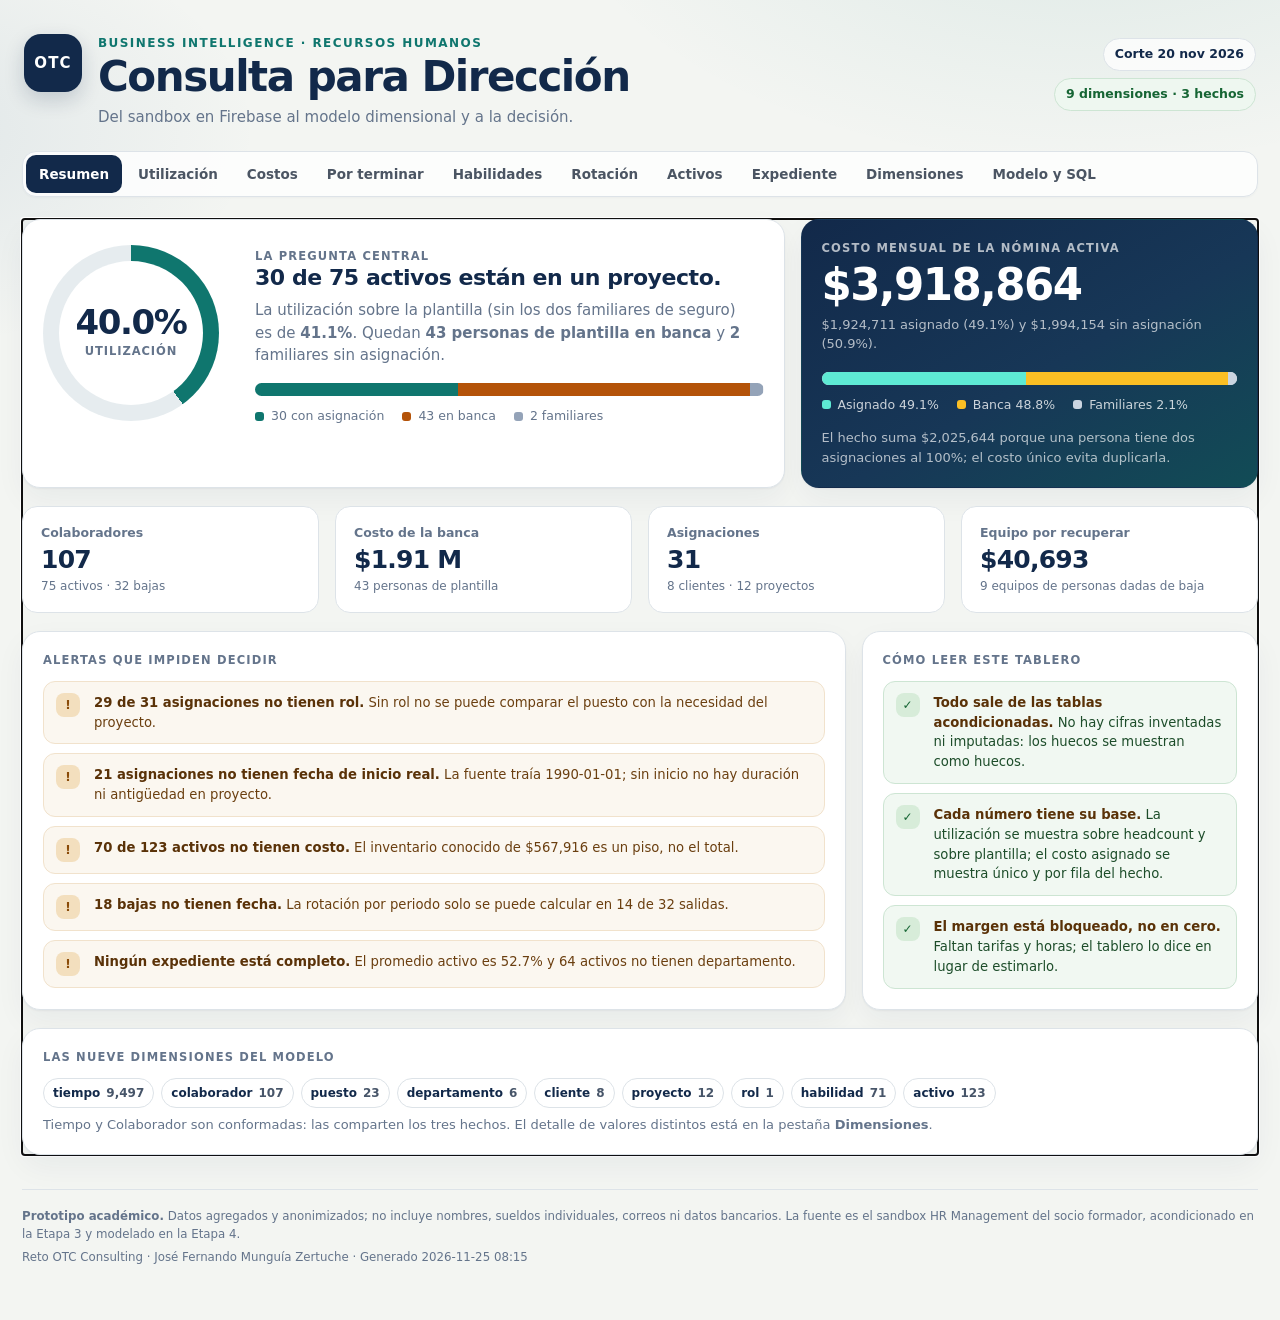
<file: dashboard/index.html>
<!doctype html>
<html lang="es">
<head>
  <meta charset="utf-8">
  <meta name="viewport" content="width=device-width, initial-scale=1">
  <title>OT Consulting · Consulta para Dirección</title>
  <meta name="description" content="Tablero de consulta para Dirección construido sobre el modelo dimensional de Recursos Humanos de OT Consulting.">
  <link rel="stylesheet" href="estilos.css">
</head>
<body>
  <div class="app">
    <header class="cabecera">
      <div class="marca">
        <span class="sello">OTC</span>
        <div>
          <p class="sobretitulo">Business Intelligence · Recursos Humanos</p>
          <h1>Consulta para Dirección</h1>
          <p class="bajada">Del sandbox en Firebase al modelo dimensional y a la decisión.</p>
        </div>
      </div>
      <div class="cabecera-meta">
        <span class="pildora" id="corte">Corte</span>
        <span class="pildora pildora-verde">9 dimensiones · 3 hechos</span>
      </div>
    </header>

    <nav class="pestanas" id="pestanas" aria-label="Secciones del tablero"></nav>

    <main id="vista" tabindex="-1"></main>

    <footer class="pie">
      <p><strong>Prototipo académico.</strong> Datos agregados y anonimizados; no incluye nombres, sueldos individuales, correos ni datos bancarios. La fuente es el sandbox HR Management del socio formador, acondicionado en la Etapa 3 y modelado en la Etapa 4.</p>
      <p>Reto OTC Consulting · José Fernando Munguía Zertuche · <span id="generado"></span></p>
    </footer>
  </div>

  <script src="datos.js"></script>
  <script src="app.js"></script>
</body>
</html>
</file>
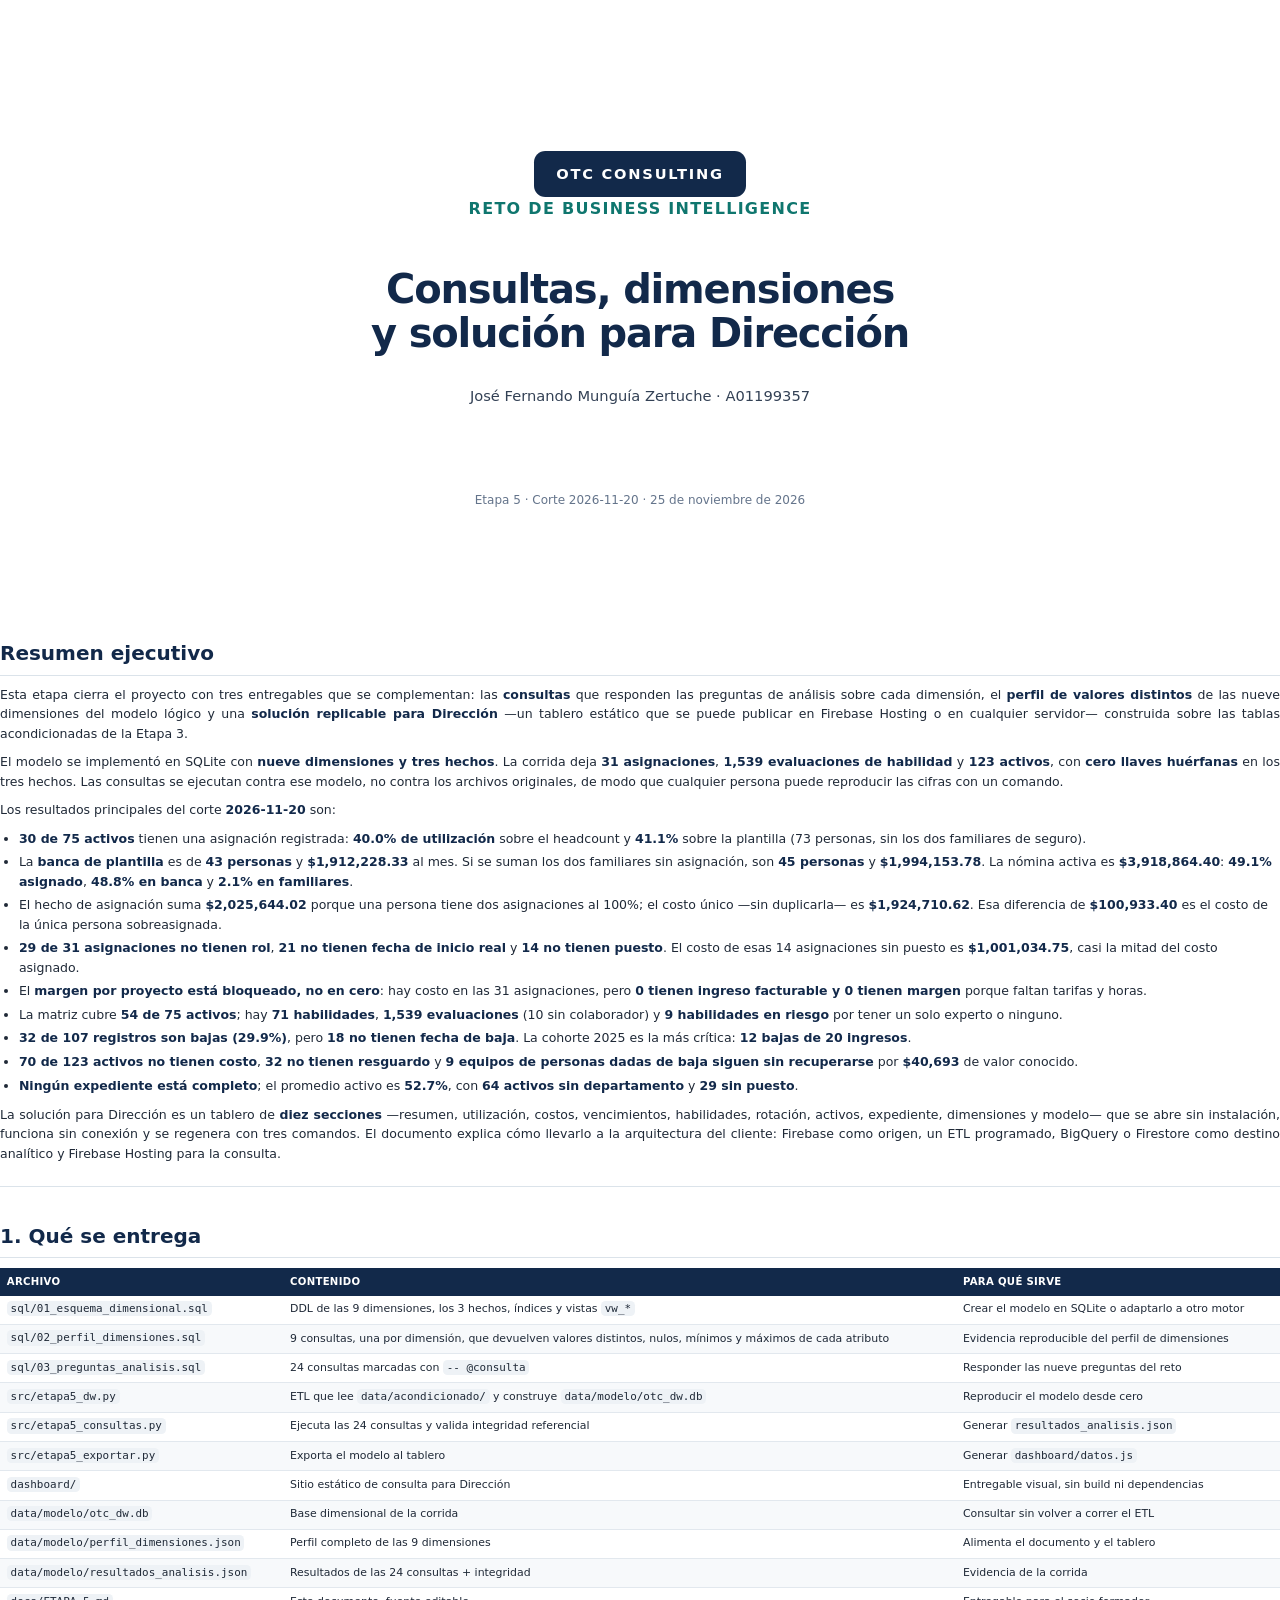
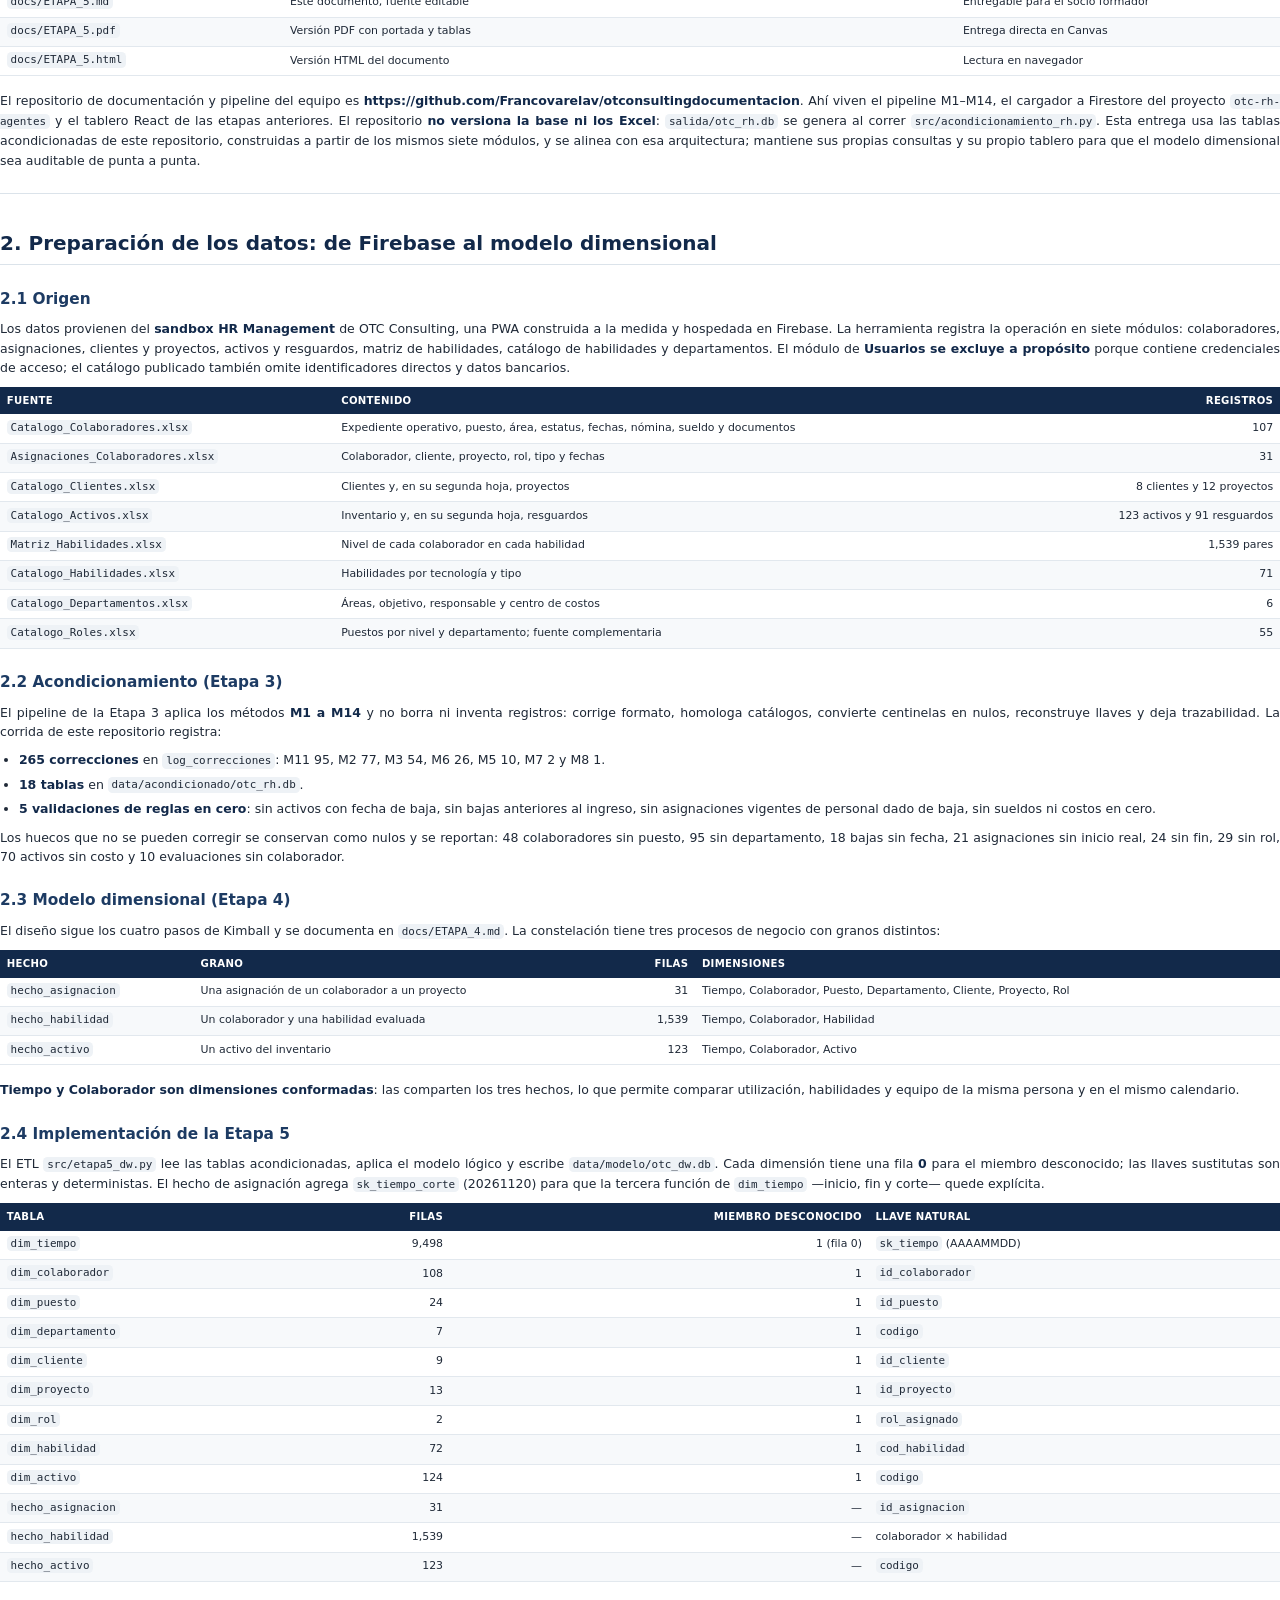
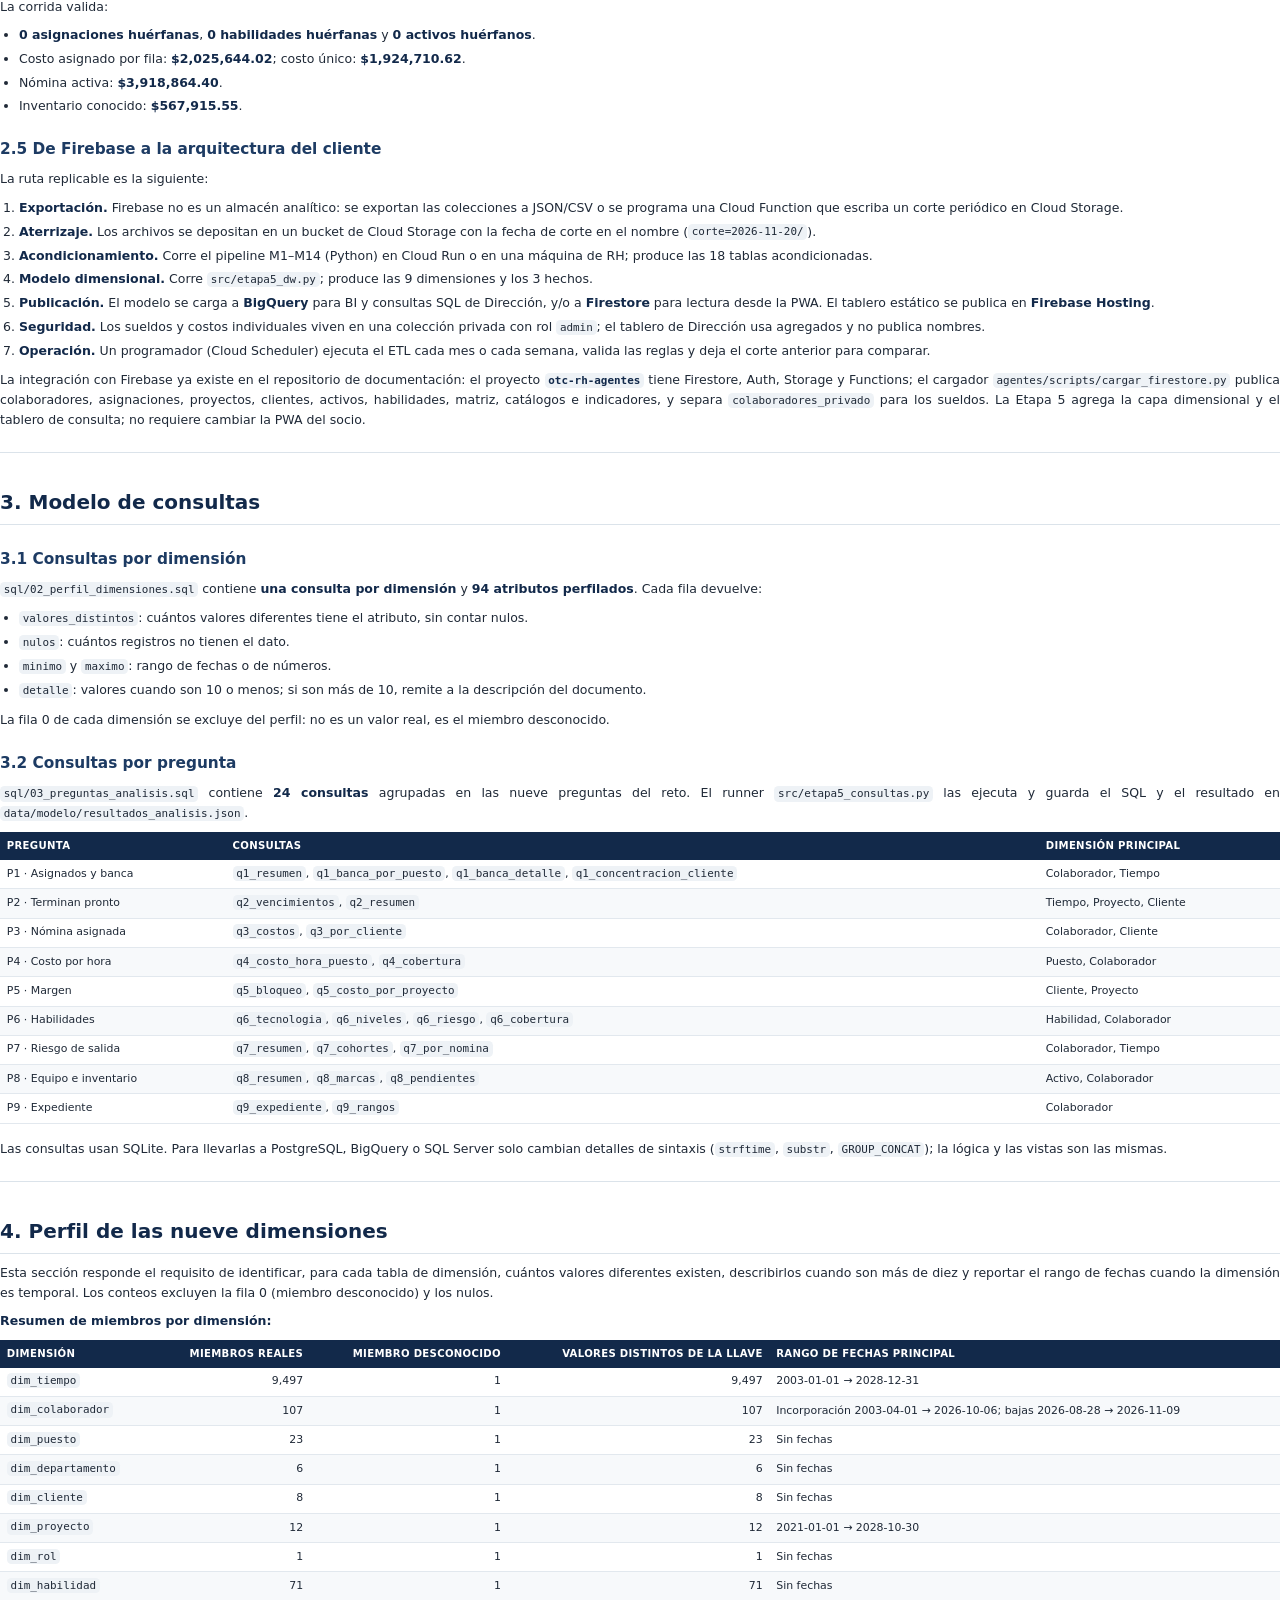
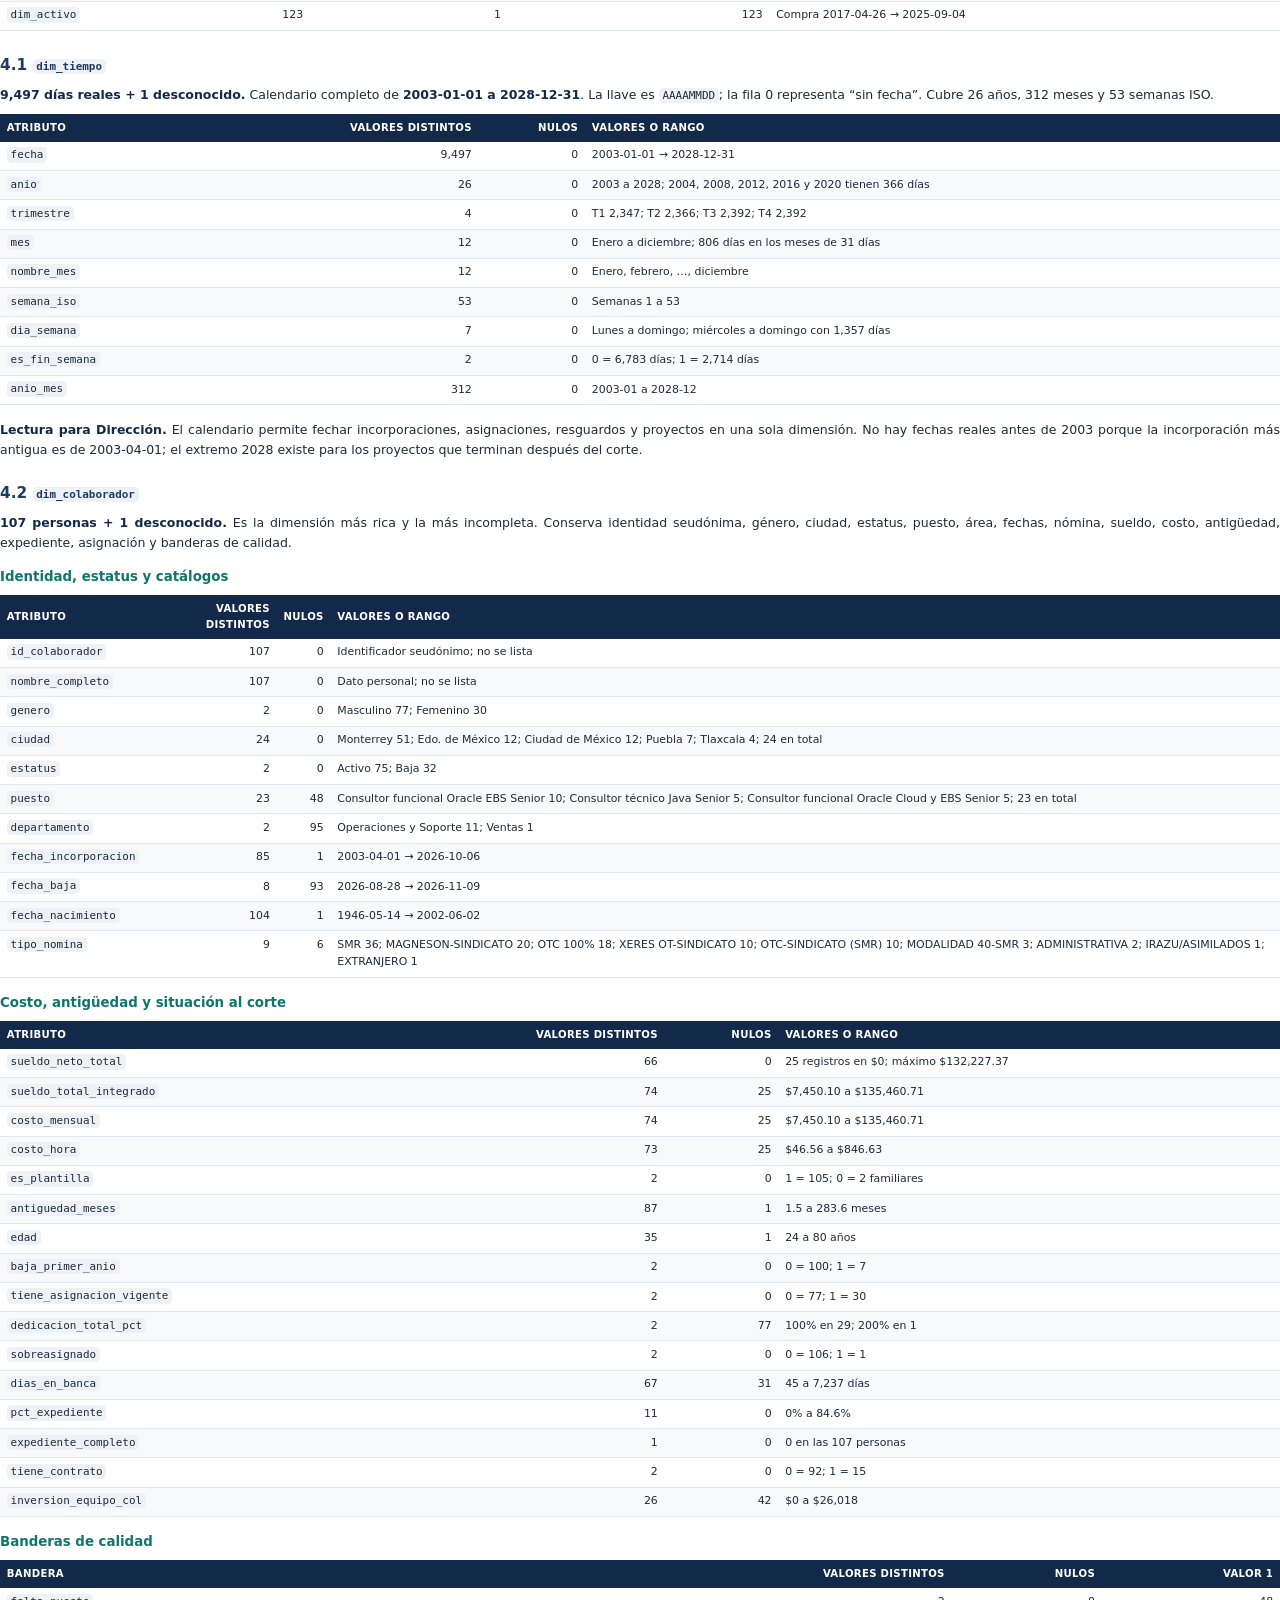
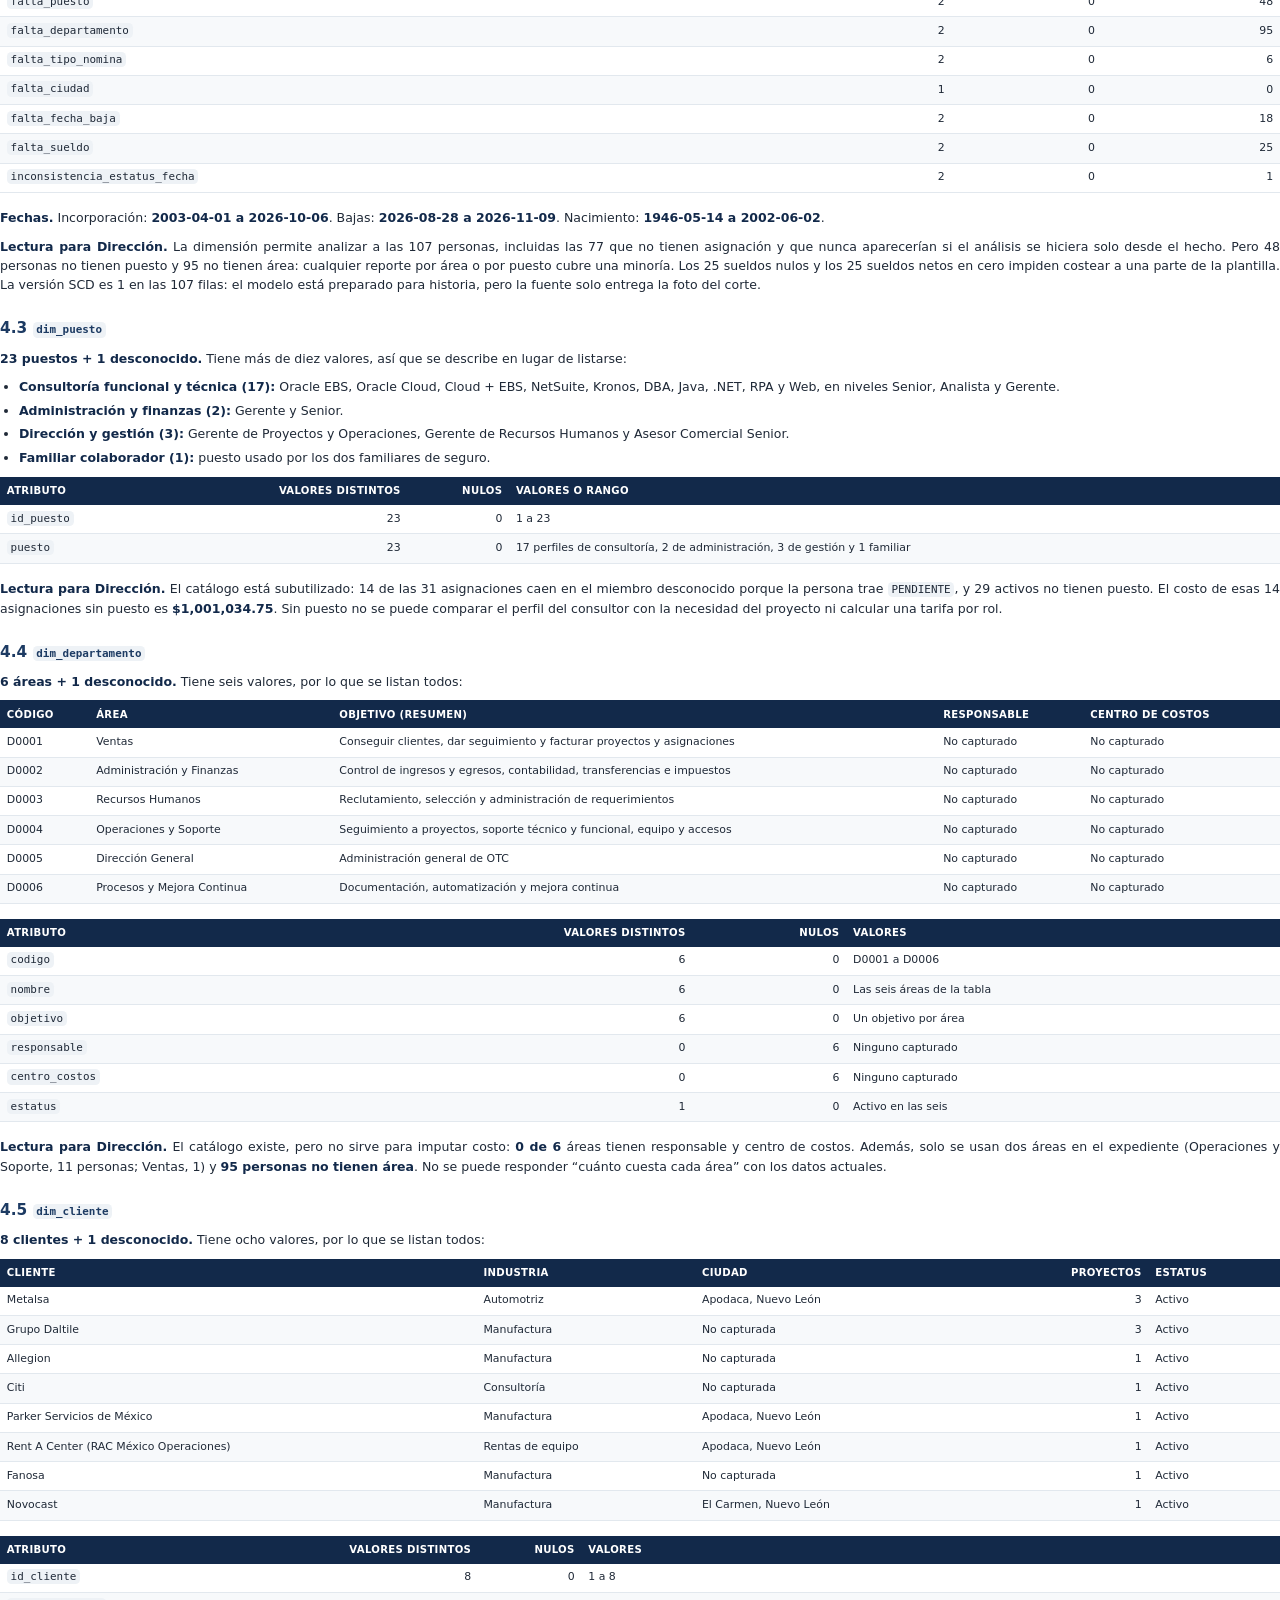
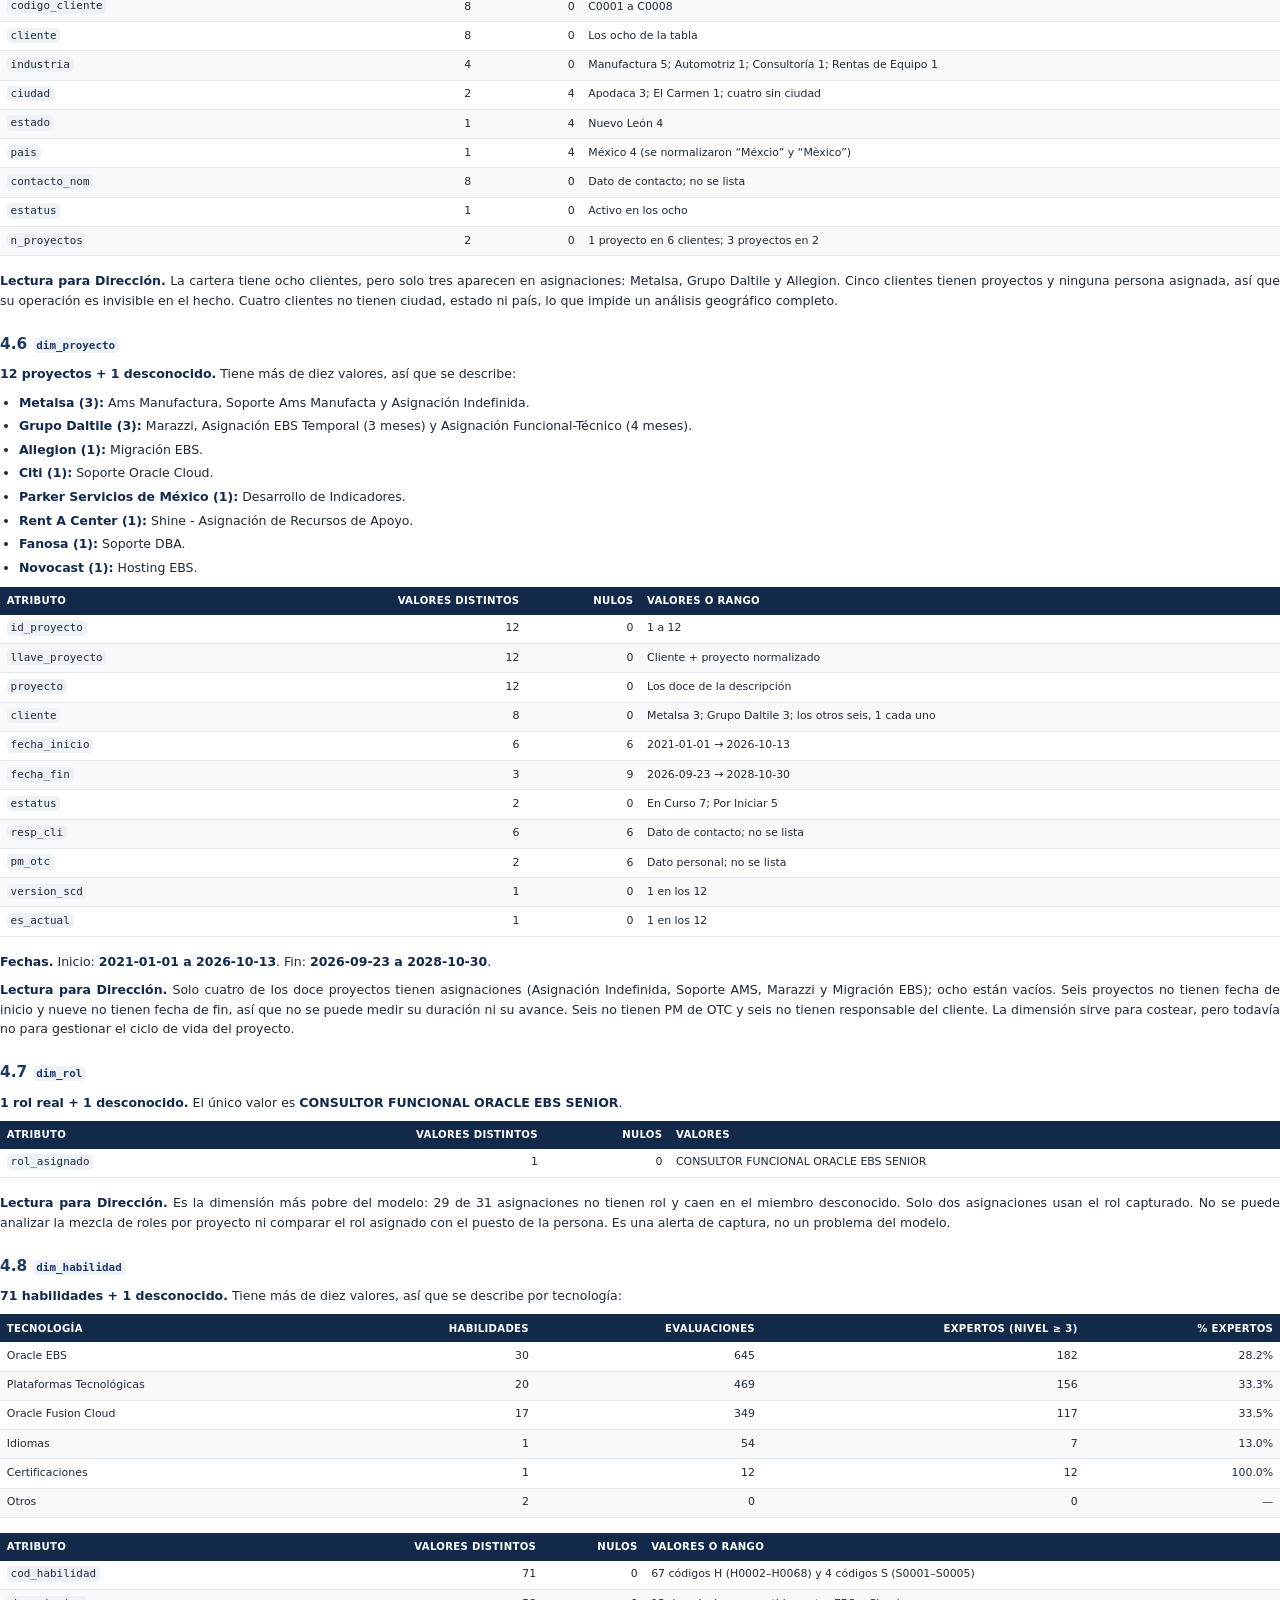
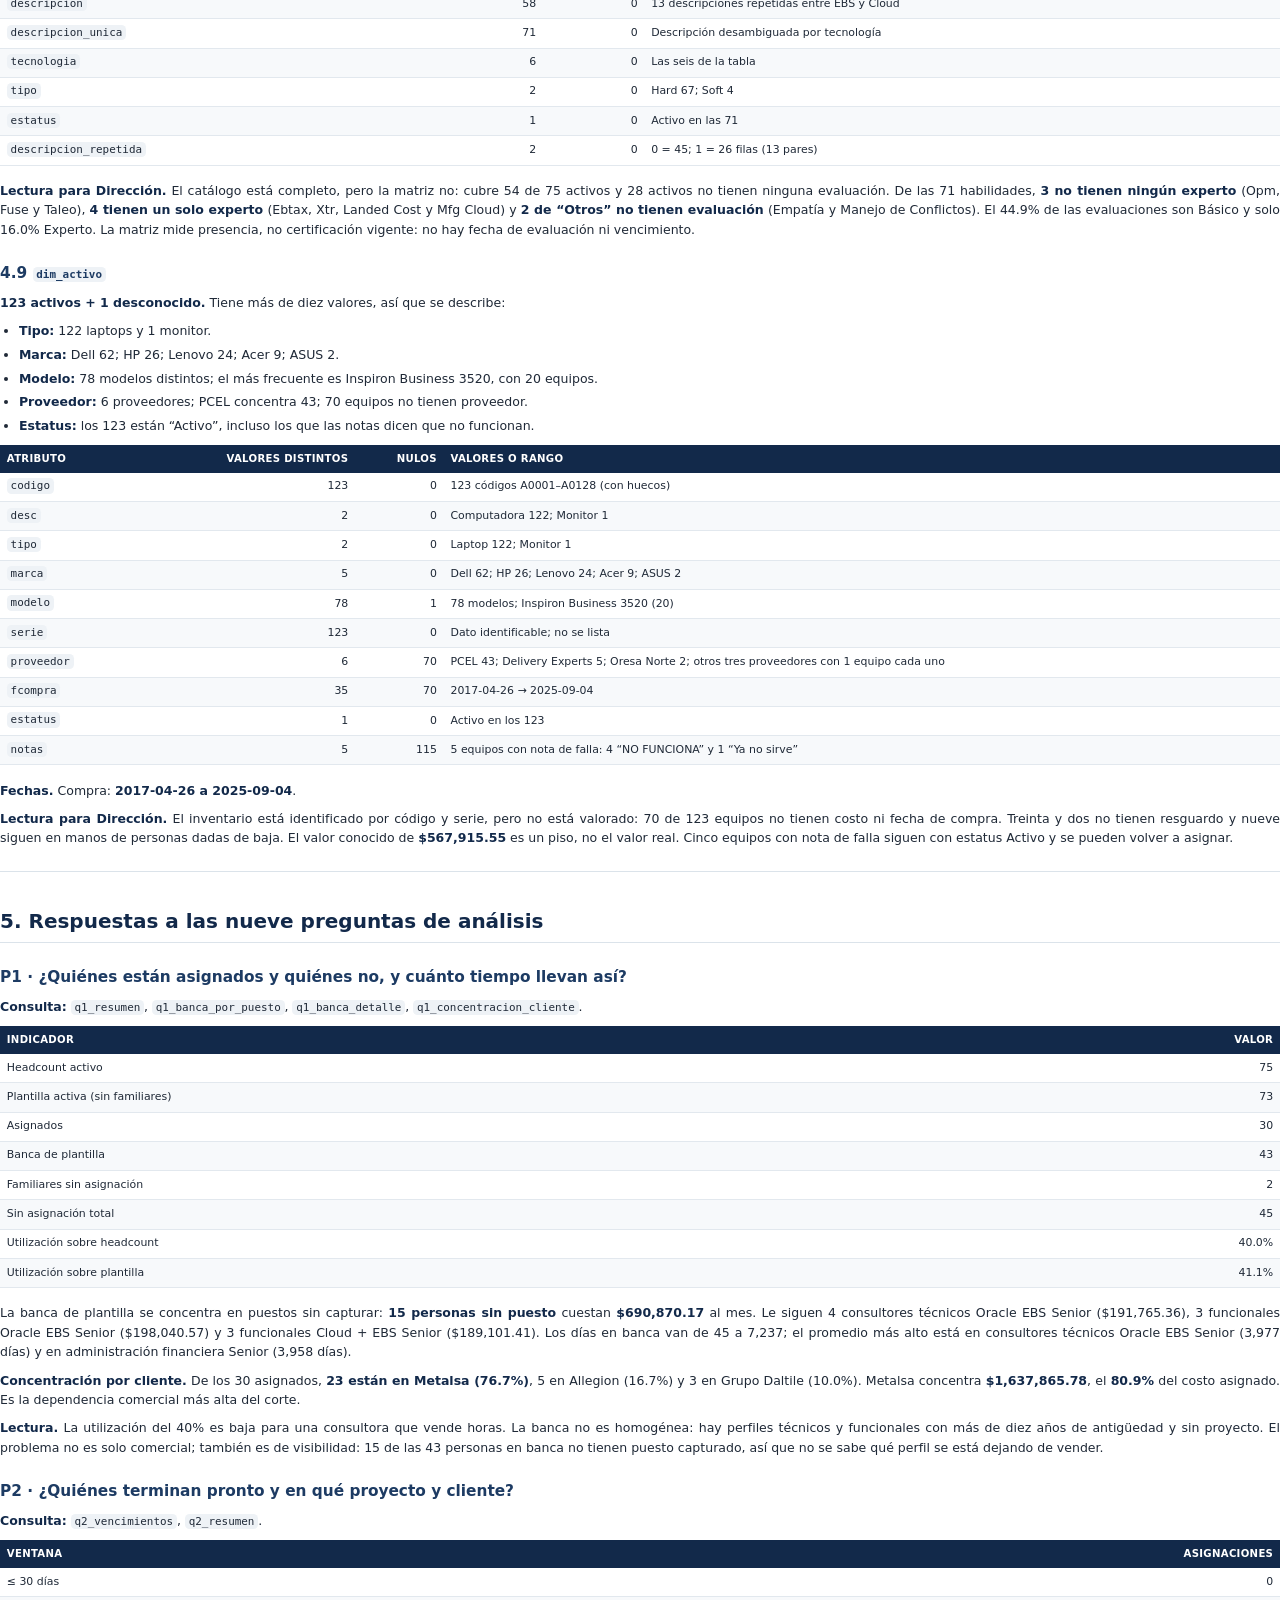
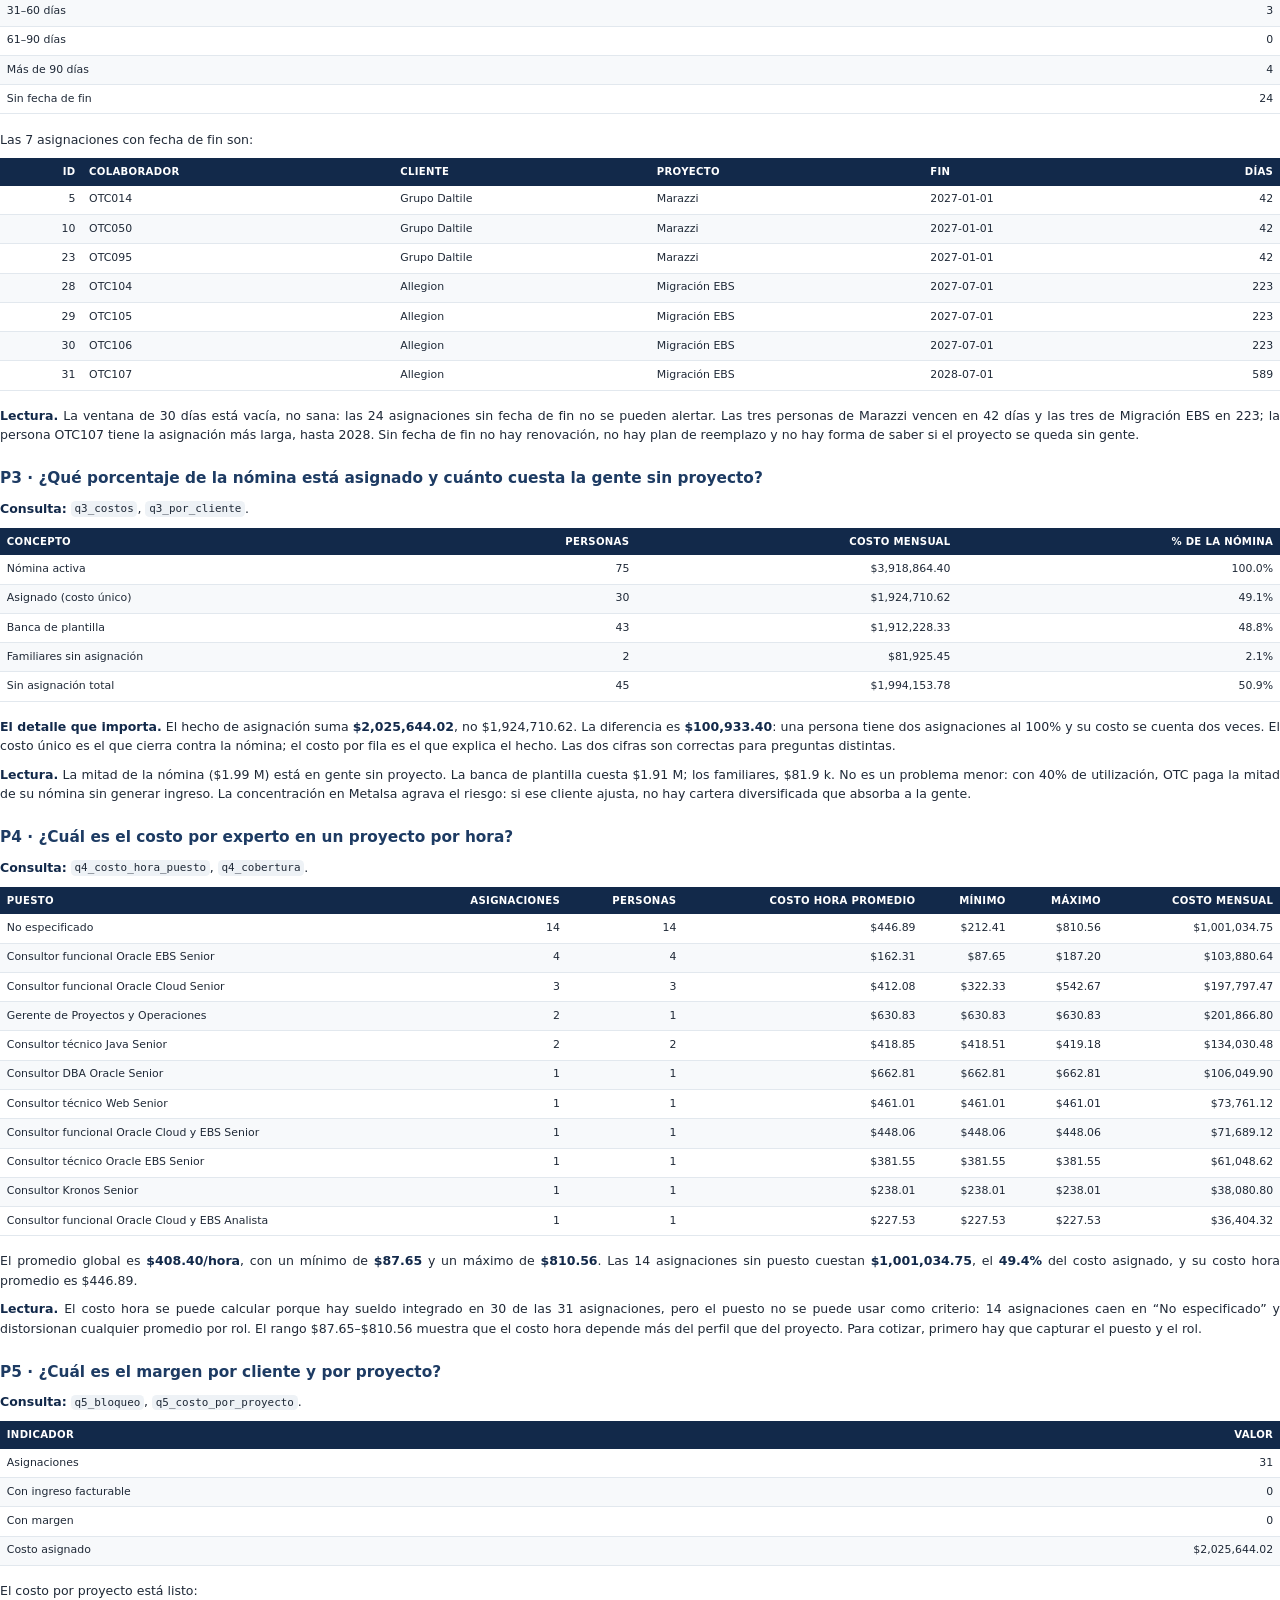
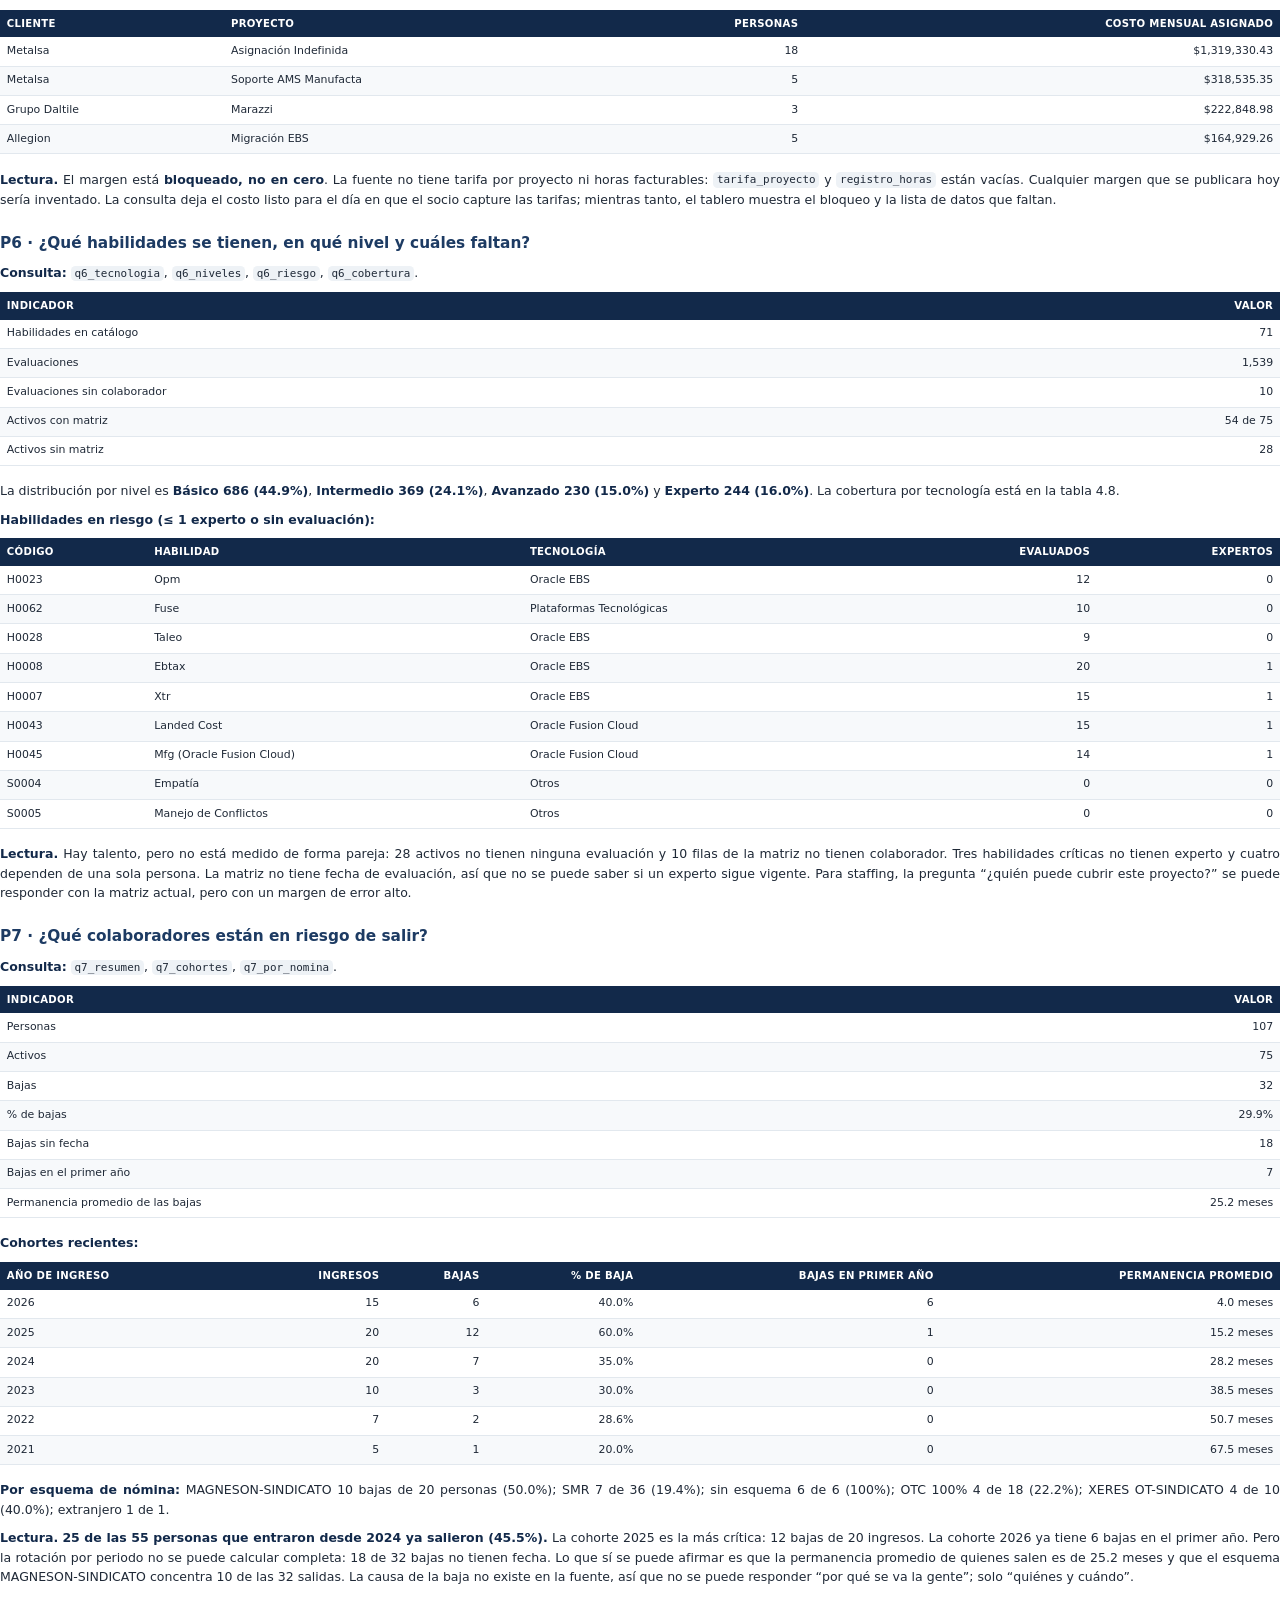
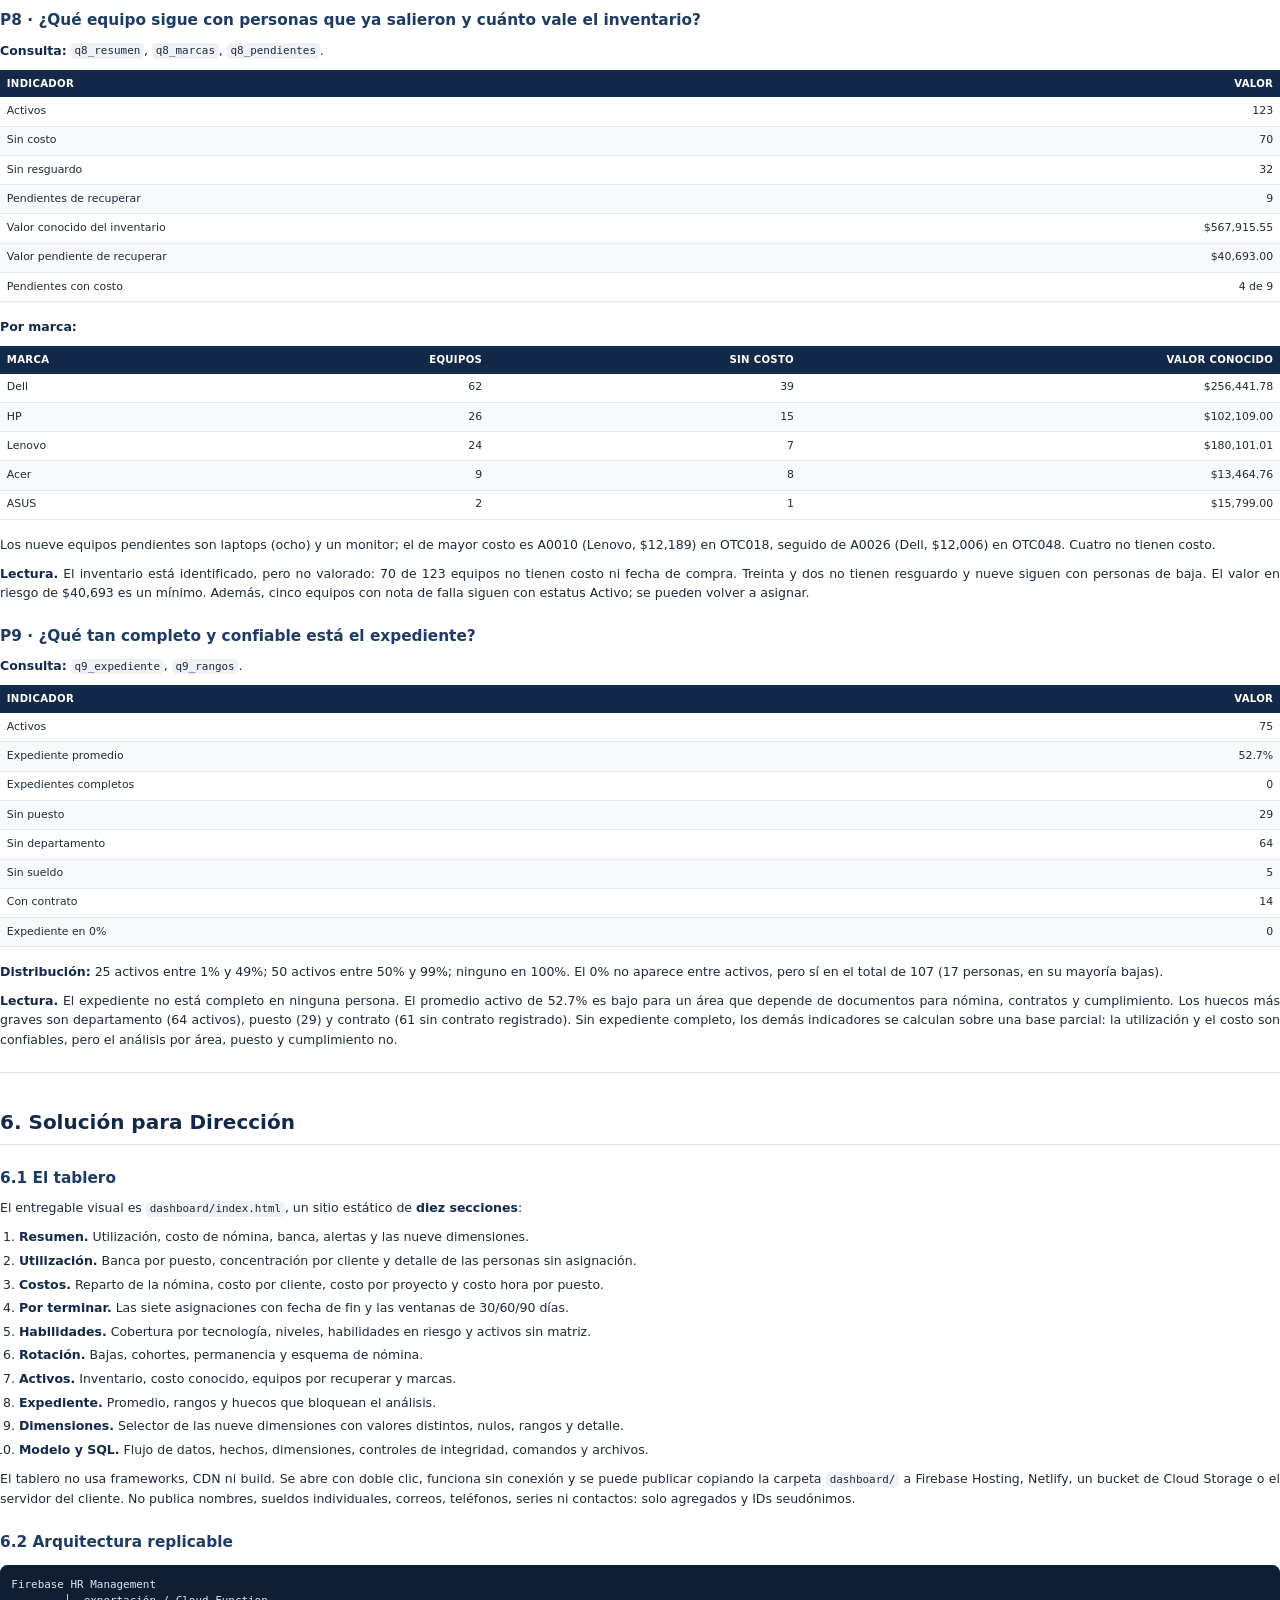
<file: docs/ETAPA_5.html>
<!doctype html><html lang="es"><head><meta charset="utf-8">
<title>Etapa 5 — Consultas, dimensiones y solución para Dirección</title>
<style>
@page { size: A4; margin: 18mm 16mm 16mm 16mm; }
* { box-sizing: border-box; }
body { font-family: "DejaVu Sans", Arial, sans-serif; color: #1f2937; font-size: 9.4pt; line-height: 1.55; margin: 0; }
h1 { color: #12294a; font-size: 24pt; line-height: 1.1; letter-spacing: -0.03em; margin: 0 0 4mm; }
h2 { color: #12294a; font-size: 15pt; margin: 9mm 0 2.5mm; border-bottom: 1.2px solid #dbe3ea; padding-bottom: 1.5mm; page-break-after: avoid; }
h3 { color: #1d3b63; font-size: 11.5pt; margin: 6mm 0 2mm; page-break-after: avoid; }
h4 { color: #0f766e; font-size: 10pt; margin: 4mm 0 1.5mm; page-break-after: avoid; }
p { margin: 0 0 2.4mm; text-align: justify; }
ul, ol { margin: 0 0 2.6mm 0; padding-left: 5mm; }
li { margin-bottom: 1.1mm; }
strong { color: #12294a; }
a { color: #2e5f8a; text-decoration: none; }
code { font-family: "DejaVu Sans Mono", monospace; font-size: 8.2pt; background: #eef2f6; padding: 0.3mm 1mm; border-radius: 1.2mm; }
pre { background: #0f1f33; color: #dbe7f3; padding: 3mm; border-radius: 2mm; overflow-x: auto; font-size: 8pt; line-height: 1.45; page-break-inside: avoid; }
pre code { background: transparent; color: inherit; padding: 0; }
table { width: 100%; border-collapse: collapse; margin: 2mm 0 4mm; font-size: 8.2pt; page-break-inside: auto; }
thead { display: table-header-group; }
tr { page-break-inside: avoid; }
th { background: #12294a; color: white; text-align: left; padding: 1.6mm 1.8mm; font-size: 7.6pt; letter-spacing: .03em; text-transform: uppercase; }
td { border-bottom: 0.5px solid #e2e8ee; padding: 1.5mm 1.8mm; vertical-align: top; }
tbody tr:nth-child(even) td { background: #f7f9fb; }
blockquote { border-left: 3px solid #0f766e; margin: 3mm 0; padding: 2mm 4mm; background: #f1f8f2; color: #1d4d2a; }
hr { border: none; border-top: 1px solid #dbe3ea; margin: 6mm 0; }
h1 + p { color: #64748b; font-size: 9.2pt; }
.portada { text-align: center; padding: 40mm 0 25mm; page-break-after: always; }
.portada .marca { display: inline-block; background: #12294a; color: white; font-weight: bold; letter-spacing: .12em; padding: 3mm 6mm; border-radius: 3mm; font-size: 11pt; }
.portada h1 { font-size: 30pt; margin: 12mm 0 4mm; }
.portada .sub { color: #0f766e; font-size: 12pt; font-weight: bold; letter-spacing: .08em; text-transform: uppercase; }
.portada .autor { color: #334155; margin-top: 8mm; font-size: 11pt; }
.portada .pie { color: #64748b; margin-top: 22mm; font-size: 9pt; }
</style></head><body>
<section class="portada">
  <div class="marca">OTC CONSULTING</div>
  <div class="sub">Reto de Business Intelligence</div>
  <h1>Consultas, dimensiones<br>y solución para Dirección</h1>
  <div class="autor">José Fernando Munguía Zertuche · A01199357</div>
  <div class="pie">Etapa 5 · Corte 2026-11-20 · 25 de noviembre de 2026</div>
</section>
<h2>Resumen ejecutivo</h2>
<p>Esta etapa cierra el proyecto con tres entregables que se complementan: las <strong>consultas</strong> que responden las preguntas de análisis sobre cada dimensión, el <strong>perfil de valores distintos</strong> de las nueve dimensiones del modelo lógico y una <strong>solución replicable para Dirección</strong> —un tablero estático que se puede publicar en Firebase Hosting o en cualquier servidor— construida sobre las tablas acondicionadas de la Etapa 3.</p>
<p>El modelo se implementó en SQLite con <strong>nueve dimensiones y tres hechos</strong>. La corrida deja <strong>31 asignaciones</strong>, <strong>1,539 evaluaciones de habilidad</strong> y <strong>123 activos</strong>, con <strong>cero llaves huérfanas</strong> en los tres hechos. Las consultas se ejecutan contra ese modelo, no contra los archivos originales, de modo que cualquier persona puede reproducir las cifras con un comando.</p>
<p>Los resultados principales del corte <strong>2026-11-20</strong> son:</p>
<ul>
<li><strong>30 de 75 activos</strong> tienen una asignación registrada: <strong>40.0% de utilización</strong> sobre el headcount y <strong>41.1%</strong> sobre la plantilla (73 personas, sin los dos familiares de seguro).</li>
<li>La <strong>banca de plantilla</strong> es de <strong>43 personas</strong> y <strong>$1,912,228.33</strong> al mes. Si se suman los dos familiares sin asignación, son <strong>45 personas</strong> y <strong>$1,994,153.78</strong>. La nómina activa es <strong>$3,918,864.40</strong>: <strong>49.1% asignado</strong>, <strong>48.8% en banca</strong> y <strong>2.1% en familiares</strong>.</li>
<li>El hecho de asignación suma <strong>$2,025,644.02</strong> porque una persona tiene dos asignaciones al 100%; el costo único —sin duplicarla— es <strong>$1,924,710.62</strong>. Esa diferencia de <strong>$100,933.40</strong> es el costo de la única persona sobreasignada.</li>
<li><strong>29 de 31 asignaciones no tienen rol</strong>, <strong>21 no tienen fecha de inicio real</strong> y <strong>14 no tienen puesto</strong>. El costo de esas 14 asignaciones sin puesto es <strong>$1,001,034.75</strong>, casi la mitad del costo asignado.</li>
<li>El <strong>margen por proyecto está bloqueado, no en cero</strong>: hay costo en las 31 asignaciones, pero <strong>0 tienen ingreso facturable y 0 tienen margen</strong> porque faltan tarifas y horas.</li>
<li>La matriz cubre <strong>54 de 75 activos</strong>; hay <strong>71 habilidades</strong>, <strong>1,539 evaluaciones</strong> (10 sin colaborador) y <strong>9 habilidades en riesgo</strong> por tener un solo experto o ninguno.</li>
<li><strong>32 de 107 registros son bajas (29.9%)</strong>, pero <strong>18 no tienen fecha de baja</strong>. La cohorte 2025 es la más crítica: <strong>12 bajas de 20 ingresos</strong>.</li>
<li><strong>70 de 123 activos no tienen costo</strong>, <strong>32 no tienen resguardo</strong> y <strong>9 equipos de personas dadas de baja siguen sin recuperarse</strong> por <strong>$40,693</strong> de valor conocido.</li>
<li><strong>Ningún expediente está completo</strong>; el promedio activo es <strong>52.7%</strong>, con <strong>64 activos sin departamento</strong> y <strong>29 sin puesto</strong>.</li>
</ul>
<p>La solución para Dirección es un tablero de <strong>diez secciones</strong> —resumen, utilización, costos, vencimientos, habilidades, rotación, activos, expediente, dimensiones y modelo— que se abre sin instalación, funciona sin conexión y se regenera con tres comandos. El documento explica cómo llevarlo a la arquitectura del cliente: Firebase como origen, un ETL programado, BigQuery o Firestore como destino analítico y Firebase Hosting para la consulta.</p>
<hr />
<h2>1. Qué se entrega</h2>
<table>
<thead>
<tr>
<th>Archivo</th>
<th>Contenido</th>
<th>Para qué sirve</th>
</tr>
</thead>
<tbody>
<tr>
<td><code>sql/01_esquema_dimensional.sql</code></td>
<td>DDL de las 9 dimensiones, los 3 hechos, índices y vistas <code>vw_*</code></td>
<td>Crear el modelo en SQLite o adaptarlo a otro motor</td>
</tr>
<tr>
<td><code>sql/02_perfil_dimensiones.sql</code></td>
<td>9 consultas, una por dimensión, que devuelven valores distintos, nulos, mínimos y máximos de cada atributo</td>
<td>Evidencia reproducible del perfil de dimensiones</td>
</tr>
<tr>
<td><code>sql/03_preguntas_analisis.sql</code></td>
<td>24 consultas marcadas con <code>-- @consulta</code></td>
<td>Responder las nueve preguntas del reto</td>
</tr>
<tr>
<td><code>src/etapa5_dw.py</code></td>
<td>ETL que lee <code>data/acondicionado/</code> y construye <code>data/modelo/otc_dw.db</code></td>
<td>Reproducir el modelo desde cero</td>
</tr>
<tr>
<td><code>src/etapa5_consultas.py</code></td>
<td>Ejecuta las 24 consultas y valida integridad referencial</td>
<td>Generar <code>resultados_analisis.json</code></td>
</tr>
<tr>
<td><code>src/etapa5_exportar.py</code></td>
<td>Exporta el modelo al tablero</td>
<td>Generar <code>dashboard/datos.js</code></td>
</tr>
<tr>
<td><code>dashboard/</code></td>
<td>Sitio estático de consulta para Dirección</td>
<td>Entregable visual, sin build ni dependencias</td>
</tr>
<tr>
<td><code>data/modelo/otc_dw.db</code></td>
<td>Base dimensional de la corrida</td>
<td>Consultar sin volver a correr el ETL</td>
</tr>
<tr>
<td><code>data/modelo/perfil_dimensiones.json</code></td>
<td>Perfil completo de las 9 dimensiones</td>
<td>Alimenta el documento y el tablero</td>
</tr>
<tr>
<td><code>data/modelo/resultados_analisis.json</code></td>
<td>Resultados de las 24 consultas + integridad</td>
<td>Evidencia de la corrida</td>
</tr>
<tr>
<td><code>docs/ETAPA_5.md</code></td>
<td>Este documento, fuente editable</td>
<td>Entregable para el socio formador</td>
</tr>
<tr>
<td><code>docs/ETAPA_5.pdf</code></td>
<td>Versión PDF con portada y tablas</td>
<td>Entrega directa en Canvas</td>
</tr>
<tr>
<td><code>docs/ETAPA_5.html</code></td>
<td>Versión HTML del documento</td>
<td>Lectura en navegador</td>
</tr>
</tbody>
</table>
<p>El repositorio de documentación y pipeline del equipo es <strong>https://github.com/Francovarelav/otconsultingdocumentacion</strong>. Ahí viven el pipeline M1–M14, el cargador a Firestore del proyecto <code>otc-rh-agentes</code> y el tablero React de las etapas anteriores. El repositorio <strong>no versiona la base ni los Excel</strong>: <code>salida/otc_rh.db</code> se genera al correr <code>src/acondicionamiento_rh.py</code>. Esta entrega usa las tablas acondicionadas de este repositorio, construidas a partir de los mismos siete módulos, y se alinea con esa arquitectura; mantiene sus propias consultas y su propio tablero para que el modelo dimensional sea auditable de punta a punta.</p>
<hr />
<h2>2. Preparación de los datos: de Firebase al modelo dimensional</h2>
<h3>2.1 Origen</h3>
<p>Los datos provienen del <strong>sandbox HR Management</strong> de OTC Consulting, una PWA construida a la medida y hospedada en Firebase. La herramienta registra la operación en siete módulos: colaboradores, asignaciones, clientes y proyectos, activos y resguardos, matriz de habilidades, catálogo de habilidades y departamentos. El módulo de <strong>Usuarios se excluye a propósito</strong> porque contiene credenciales de acceso; el catálogo publicado también omite identificadores directos y datos bancarios.</p>
<table>
<thead>
<tr>
<th>Fuente</th>
<th>Contenido</th>
<th style="text-align: right;">Registros</th>
</tr>
</thead>
<tbody>
<tr>
<td><code>Catalogo_Colaboradores.xlsx</code></td>
<td>Expediente operativo, puesto, área, estatus, fechas, nómina, sueldo y documentos</td>
<td style="text-align: right;">107</td>
</tr>
<tr>
<td><code>Asignaciones_Colaboradores.xlsx</code></td>
<td>Colaborador, cliente, proyecto, rol, tipo y fechas</td>
<td style="text-align: right;">31</td>
</tr>
<tr>
<td><code>Catalogo_Clientes.xlsx</code></td>
<td>Clientes y, en su segunda hoja, proyectos</td>
<td style="text-align: right;">8 clientes y 12 proyectos</td>
</tr>
<tr>
<td><code>Catalogo_Activos.xlsx</code></td>
<td>Inventario y, en su segunda hoja, resguardos</td>
<td style="text-align: right;">123 activos y 91 resguardos</td>
</tr>
<tr>
<td><code>Matriz_Habilidades.xlsx</code></td>
<td>Nivel de cada colaborador en cada habilidad</td>
<td style="text-align: right;">1,539 pares</td>
</tr>
<tr>
<td><code>Catalogo_Habilidades.xlsx</code></td>
<td>Habilidades por tecnología y tipo</td>
<td style="text-align: right;">71</td>
</tr>
<tr>
<td><code>Catalogo_Departamentos.xlsx</code></td>
<td>Áreas, objetivo, responsable y centro de costos</td>
<td style="text-align: right;">6</td>
</tr>
<tr>
<td><code>Catalogo_Roles.xlsx</code></td>
<td>Puestos por nivel y departamento; fuente complementaria</td>
<td style="text-align: right;">55</td>
</tr>
</tbody>
</table>
<h3>2.2 Acondicionamiento (Etapa 3)</h3>
<p>El pipeline de la Etapa 3 aplica los métodos <strong>M1 a M14</strong> y no borra ni inventa registros: corrige formato, homologa catálogos, convierte centinelas en nulos, reconstruye llaves y deja trazabilidad. La corrida de este repositorio registra:</p>
<ul>
<li><strong>265 correcciones</strong> en <code>log_correcciones</code>: M11 95, M2 77, M3 54, M6 26, M5 10, M7 2 y M8 1.</li>
<li><strong>18 tablas</strong> en <code>data/acondicionado/otc_rh.db</code>.</li>
<li><strong>5 validaciones de reglas en cero</strong>: sin activos con fecha de baja, sin bajas anteriores al ingreso, sin asignaciones vigentes de personal dado de baja, sin sueldos ni costos en cero.</li>
</ul>
<p>Los huecos que no se pueden corregir se conservan como nulos y se reportan: 48 colaboradores sin puesto, 95 sin departamento, 18 bajas sin fecha, 21 asignaciones sin inicio real, 24 sin fin, 29 sin rol, 70 activos sin costo y 10 evaluaciones sin colaborador.</p>
<h3>2.3 Modelo dimensional (Etapa 4)</h3>
<p>El diseño sigue los cuatro pasos de Kimball y se documenta en <code>docs/ETAPA_4.md</code>. La constelación tiene tres procesos de negocio con granos distintos:</p>
<table>
<thead>
<tr>
<th>Hecho</th>
<th>Grano</th>
<th style="text-align: right;">Filas</th>
<th>Dimensiones</th>
</tr>
</thead>
<tbody>
<tr>
<td><code>hecho_asignacion</code></td>
<td>Una asignación de un colaborador a un proyecto</td>
<td style="text-align: right;">31</td>
<td>Tiempo, Colaborador, Puesto, Departamento, Cliente, Proyecto, Rol</td>
</tr>
<tr>
<td><code>hecho_habilidad</code></td>
<td>Un colaborador y una habilidad evaluada</td>
<td style="text-align: right;">1,539</td>
<td>Tiempo, Colaborador, Habilidad</td>
</tr>
<tr>
<td><code>hecho_activo</code></td>
<td>Un activo del inventario</td>
<td style="text-align: right;">123</td>
<td>Tiempo, Colaborador, Activo</td>
</tr>
</tbody>
</table>
<p><strong>Tiempo y Colaborador son dimensiones conformadas</strong>: las comparten los tres hechos, lo que permite comparar utilización, habilidades y equipo de la misma persona y en el mismo calendario.</p>
<h3>2.4 Implementación de la Etapa 5</h3>
<p>El ETL <code>src/etapa5_dw.py</code> lee las tablas acondicionadas, aplica el modelo lógico y escribe <code>data/modelo/otc_dw.db</code>. Cada dimensión tiene una fila <strong>0</strong> para el miembro desconocido; las llaves sustitutas son enteras y deterministas. El hecho de asignación agrega <code>sk_tiempo_corte</code> (20261120) para que la tercera función de <code>dim_tiempo</code> —inicio, fin y corte— quede explícita.</p>
<table>
<thead>
<tr>
<th>Tabla</th>
<th style="text-align: right;">Filas</th>
<th style="text-align: right;">Miembro desconocido</th>
<th>Llave natural</th>
</tr>
</thead>
<tbody>
<tr>
<td><code>dim_tiempo</code></td>
<td style="text-align: right;">9,498</td>
<td style="text-align: right;">1 (fila 0)</td>
<td><code>sk_tiempo</code> (AAAAMMDD)</td>
</tr>
<tr>
<td><code>dim_colaborador</code></td>
<td style="text-align: right;">108</td>
<td style="text-align: right;">1</td>
<td><code>id_colaborador</code></td>
</tr>
<tr>
<td><code>dim_puesto</code></td>
<td style="text-align: right;">24</td>
<td style="text-align: right;">1</td>
<td><code>id_puesto</code></td>
</tr>
<tr>
<td><code>dim_departamento</code></td>
<td style="text-align: right;">7</td>
<td style="text-align: right;">1</td>
<td><code>codigo</code></td>
</tr>
<tr>
<td><code>dim_cliente</code></td>
<td style="text-align: right;">9</td>
<td style="text-align: right;">1</td>
<td><code>id_cliente</code></td>
</tr>
<tr>
<td><code>dim_proyecto</code></td>
<td style="text-align: right;">13</td>
<td style="text-align: right;">1</td>
<td><code>id_proyecto</code></td>
</tr>
<tr>
<td><code>dim_rol</code></td>
<td style="text-align: right;">2</td>
<td style="text-align: right;">1</td>
<td><code>rol_asignado</code></td>
</tr>
<tr>
<td><code>dim_habilidad</code></td>
<td style="text-align: right;">72</td>
<td style="text-align: right;">1</td>
<td><code>cod_habilidad</code></td>
</tr>
<tr>
<td><code>dim_activo</code></td>
<td style="text-align: right;">124</td>
<td style="text-align: right;">1</td>
<td><code>codigo</code></td>
</tr>
<tr>
<td><code>hecho_asignacion</code></td>
<td style="text-align: right;">31</td>
<td style="text-align: right;">—</td>
<td><code>id_asignacion</code></td>
</tr>
<tr>
<td><code>hecho_habilidad</code></td>
<td style="text-align: right;">1,539</td>
<td style="text-align: right;">—</td>
<td>colaborador × habilidad</td>
</tr>
<tr>
<td><code>hecho_activo</code></td>
<td style="text-align: right;">123</td>
<td style="text-align: right;">—</td>
<td><code>codigo</code></td>
</tr>
</tbody>
</table>
<p>La corrida valida:</p>
<ul>
<li><strong>0 asignaciones huérfanas</strong>, <strong>0 habilidades huérfanas</strong> y <strong>0 activos huérfanos</strong>.</li>
<li>Costo asignado por fila: <strong>$2,025,644.02</strong>; costo único: <strong>$1,924,710.62</strong>.</li>
<li>Nómina activa: <strong>$3,918,864.40</strong>.</li>
<li>Inventario conocido: <strong>$567,915.55</strong>.</li>
</ul>
<h3>2.5 De Firebase a la arquitectura del cliente</h3>
<p>La ruta replicable es la siguiente:</p>
<ol>
<li><strong>Exportación.</strong> Firebase no es un almacén analítico: se exportan las colecciones a JSON/CSV o se programa una Cloud Function que escriba un corte periódico en Cloud Storage.</li>
<li><strong>Aterrizaje.</strong> Los archivos se depositan en un bucket de Cloud Storage con la fecha de corte en el nombre (<code>corte=2026-11-20/</code>).</li>
<li><strong>Acondicionamiento.</strong> Corre el pipeline M1–M14 (Python) en Cloud Run o en una máquina de RH; produce las 18 tablas acondicionadas.</li>
<li><strong>Modelo dimensional.</strong> Corre <code>src/etapa5_dw.py</code>; produce las 9 dimensiones y los 3 hechos.</li>
<li><strong>Publicación.</strong> El modelo se carga a <strong>BigQuery</strong> para BI y consultas SQL de Dirección, y/o a <strong>Firestore</strong> para lectura desde la PWA. El tablero estático se publica en <strong>Firebase Hosting</strong>.</li>
<li><strong>Seguridad.</strong> Los sueldos y costos individuales viven en una colección privada con rol <code>admin</code>; el tablero de Dirección usa agregados y no publica nombres.</li>
<li><strong>Operación.</strong> Un programador (Cloud Scheduler) ejecuta el ETL cada mes o cada semana, valida las reglas y deja el corte anterior para comparar.</li>
</ol>
<p>La integración con Firebase ya existe en el repositorio de documentación: el proyecto <strong><code>otc-rh-agentes</code></strong> tiene Firestore, Auth, Storage y Functions; el cargador <code>agentes/scripts/cargar_firestore.py</code> publica colaboradores, asignaciones, proyectos, clientes, activos, habilidades, matriz, catálogos e indicadores, y separa <code>colaboradores_privado</code> para los sueldos. La Etapa 5 agrega la capa dimensional y el tablero de consulta; no requiere cambiar la PWA del socio.</p>
<hr />
<h2>3. Modelo de consultas</h2>
<h3>3.1 Consultas por dimensión</h3>
<p><code>sql/02_perfil_dimensiones.sql</code> contiene <strong>una consulta por dimensión</strong> y <strong>94 atributos perfilados</strong>. Cada fila devuelve:</p>
<ul>
<li><code>valores_distintos</code>: cuántos valores diferentes tiene el atributo, sin contar nulos.</li>
<li><code>nulos</code>: cuántos registros no tienen el dato.</li>
<li><code>minimo</code> y <code>maximo</code>: rango de fechas o de números.</li>
<li><code>detalle</code>: valores cuando son 10 o menos; si son más de 10, remite a la descripción del documento.</li>
</ul>
<p>La fila 0 de cada dimensión se excluye del perfil: no es un valor real, es el miembro desconocido.</p>
<h3>3.2 Consultas por pregunta</h3>
<p><code>sql/03_preguntas_analisis.sql</code> contiene <strong>24 consultas</strong> agrupadas en las nueve preguntas del reto. El runner <code>src/etapa5_consultas.py</code> las ejecuta y guarda el SQL y el resultado en <code>data/modelo/resultados_analisis.json</code>.</p>
<table>
<thead>
<tr>
<th>Pregunta</th>
<th>Consultas</th>
<th>Dimensión principal</th>
</tr>
</thead>
<tbody>
<tr>
<td>P1 · Asignados y banca</td>
<td><code>q1_resumen</code>, <code>q1_banca_por_puesto</code>, <code>q1_banca_detalle</code>, <code>q1_concentracion_cliente</code></td>
<td>Colaborador, Tiempo</td>
</tr>
<tr>
<td>P2 · Terminan pronto</td>
<td><code>q2_vencimientos</code>, <code>q2_resumen</code></td>
<td>Tiempo, Proyecto, Cliente</td>
</tr>
<tr>
<td>P3 · Nómina asignada</td>
<td><code>q3_costos</code>, <code>q3_por_cliente</code></td>
<td>Colaborador, Cliente</td>
</tr>
<tr>
<td>P4 · Costo por hora</td>
<td><code>q4_costo_hora_puesto</code>, <code>q4_cobertura</code></td>
<td>Puesto, Colaborador</td>
</tr>
<tr>
<td>P5 · Margen</td>
<td><code>q5_bloqueo</code>, <code>q5_costo_por_proyecto</code></td>
<td>Cliente, Proyecto</td>
</tr>
<tr>
<td>P6 · Habilidades</td>
<td><code>q6_tecnologia</code>, <code>q6_niveles</code>, <code>q6_riesgo</code>, <code>q6_cobertura</code></td>
<td>Habilidad, Colaborador</td>
</tr>
<tr>
<td>P7 · Riesgo de salida</td>
<td><code>q7_resumen</code>, <code>q7_cohortes</code>, <code>q7_por_nomina</code></td>
<td>Colaborador, Tiempo</td>
</tr>
<tr>
<td>P8 · Equipo e inventario</td>
<td><code>q8_resumen</code>, <code>q8_marcas</code>, <code>q8_pendientes</code></td>
<td>Activo, Colaborador</td>
</tr>
<tr>
<td>P9 · Expediente</td>
<td><code>q9_expediente</code>, <code>q9_rangos</code></td>
<td>Colaborador</td>
</tr>
</tbody>
</table>
<p>Las consultas usan SQLite. Para llevarlas a PostgreSQL, BigQuery o SQL Server solo cambian detalles de sintaxis (<code>strftime</code>, <code>substr</code>, <code>GROUP_CONCAT</code>); la lógica y las vistas son las mismas.</p>
<hr />
<h2>4. Perfil de las nueve dimensiones</h2>
<p>Esta sección responde el requisito de identificar, para cada tabla de dimensión, cuántos valores diferentes existen, describirlos cuando son más de diez y reportar el rango de fechas cuando la dimensión es temporal. Los conteos excluyen la fila 0 (miembro desconocido) y los nulos.</p>
<p><strong>Resumen de miembros por dimensión:</strong></p>
<table>
<thead>
<tr>
<th>Dimensión</th>
<th style="text-align: right;">Miembros reales</th>
<th style="text-align: right;">Miembro desconocido</th>
<th style="text-align: right;">Valores distintos de la llave</th>
<th>Rango de fechas principal</th>
</tr>
</thead>
<tbody>
<tr>
<td><code>dim_tiempo</code></td>
<td style="text-align: right;">9,497</td>
<td style="text-align: right;">1</td>
<td style="text-align: right;">9,497</td>
<td>2003-01-01 → 2028-12-31</td>
</tr>
<tr>
<td><code>dim_colaborador</code></td>
<td style="text-align: right;">107</td>
<td style="text-align: right;">1</td>
<td style="text-align: right;">107</td>
<td>Incorporación 2003-04-01 → 2026-10-06; bajas 2026-08-28 → 2026-11-09</td>
</tr>
<tr>
<td><code>dim_puesto</code></td>
<td style="text-align: right;">23</td>
<td style="text-align: right;">1</td>
<td style="text-align: right;">23</td>
<td>Sin fechas</td>
</tr>
<tr>
<td><code>dim_departamento</code></td>
<td style="text-align: right;">6</td>
<td style="text-align: right;">1</td>
<td style="text-align: right;">6</td>
<td>Sin fechas</td>
</tr>
<tr>
<td><code>dim_cliente</code></td>
<td style="text-align: right;">8</td>
<td style="text-align: right;">1</td>
<td style="text-align: right;">8</td>
<td>Sin fechas</td>
</tr>
<tr>
<td><code>dim_proyecto</code></td>
<td style="text-align: right;">12</td>
<td style="text-align: right;">1</td>
<td style="text-align: right;">12</td>
<td>2021-01-01 → 2028-10-30</td>
</tr>
<tr>
<td><code>dim_rol</code></td>
<td style="text-align: right;">1</td>
<td style="text-align: right;">1</td>
<td style="text-align: right;">1</td>
<td>Sin fechas</td>
</tr>
<tr>
<td><code>dim_habilidad</code></td>
<td style="text-align: right;">71</td>
<td style="text-align: right;">1</td>
<td style="text-align: right;">71</td>
<td>Sin fechas</td>
</tr>
<tr>
<td><code>dim_activo</code></td>
<td style="text-align: right;">123</td>
<td style="text-align: right;">1</td>
<td style="text-align: right;">123</td>
<td>Compra 2017-04-26 → 2025-09-04</td>
</tr>
</tbody>
</table>
<h3>4.1 <code>dim_tiempo</code></h3>
<p><strong>9,497 días reales + 1 desconocido.</strong> Calendario completo de <strong>2003-01-01 a 2028-12-31</strong>. La llave es <code>AAAAMMDD</code>; la fila 0 representa “sin fecha”. Cubre 26 años, 312 meses y 53 semanas ISO.</p>
<table>
<thead>
<tr>
<th>Atributo</th>
<th style="text-align: right;">Valores distintos</th>
<th style="text-align: right;">Nulos</th>
<th>Valores o rango</th>
</tr>
</thead>
<tbody>
<tr>
<td><code>fecha</code></td>
<td style="text-align: right;">9,497</td>
<td style="text-align: right;">0</td>
<td>2003-01-01 → 2028-12-31</td>
</tr>
<tr>
<td><code>anio</code></td>
<td style="text-align: right;">26</td>
<td style="text-align: right;">0</td>
<td>2003 a 2028; 2004, 2008, 2012, 2016 y 2020 tienen 366 días</td>
</tr>
<tr>
<td><code>trimestre</code></td>
<td style="text-align: right;">4</td>
<td style="text-align: right;">0</td>
<td>T1 2,347; T2 2,366; T3 2,392; T4 2,392</td>
</tr>
<tr>
<td><code>mes</code></td>
<td style="text-align: right;">12</td>
<td style="text-align: right;">0</td>
<td>Enero a diciembre; 806 días en los meses de 31 días</td>
</tr>
<tr>
<td><code>nombre_mes</code></td>
<td style="text-align: right;">12</td>
<td style="text-align: right;">0</td>
<td>Enero, febrero, …, diciembre</td>
</tr>
<tr>
<td><code>semana_iso</code></td>
<td style="text-align: right;">53</td>
<td style="text-align: right;">0</td>
<td>Semanas 1 a 53</td>
</tr>
<tr>
<td><code>dia_semana</code></td>
<td style="text-align: right;">7</td>
<td style="text-align: right;">0</td>
<td>Lunes a domingo; miércoles a domingo con 1,357 días</td>
</tr>
<tr>
<td><code>es_fin_semana</code></td>
<td style="text-align: right;">2</td>
<td style="text-align: right;">0</td>
<td>0 = 6,783 días; 1 = 2,714 días</td>
</tr>
<tr>
<td><code>anio_mes</code></td>
<td style="text-align: right;">312</td>
<td style="text-align: right;">0</td>
<td>2003-01 a 2028-12</td>
</tr>
</tbody>
</table>
<p><strong>Lectura para Dirección.</strong> El calendario permite fechar incorporaciones, asignaciones, resguardos y proyectos en una sola dimensión. No hay fechas reales antes de 2003 porque la incorporación más antigua es de 2003-04-01; el extremo 2028 existe para los proyectos que terminan después del corte.</p>
<h3>4.2 <code>dim_colaborador</code></h3>
<p><strong>107 personas + 1 desconocido.</strong> Es la dimensión más rica y la más incompleta. Conserva identidad seudónima, género, ciudad, estatus, puesto, área, fechas, nómina, sueldo, costo, antigüedad, expediente, asignación y banderas de calidad.</p>
<h4>Identidad, estatus y catálogos</h4>
<table>
<thead>
<tr>
<th>Atributo</th>
<th style="text-align: right;">Valores distintos</th>
<th style="text-align: right;">Nulos</th>
<th>Valores o rango</th>
</tr>
</thead>
<tbody>
<tr>
<td><code>id_colaborador</code></td>
<td style="text-align: right;">107</td>
<td style="text-align: right;">0</td>
<td>Identificador seudónimo; no se lista</td>
</tr>
<tr>
<td><code>nombre_completo</code></td>
<td style="text-align: right;">107</td>
<td style="text-align: right;">0</td>
<td>Dato personal; no se lista</td>
</tr>
<tr>
<td><code>genero</code></td>
<td style="text-align: right;">2</td>
<td style="text-align: right;">0</td>
<td>Masculino 77; Femenino 30</td>
</tr>
<tr>
<td><code>ciudad</code></td>
<td style="text-align: right;">24</td>
<td style="text-align: right;">0</td>
<td>Monterrey 51; Edo. de México 12; Ciudad de México 12; Puebla 7; Tlaxcala 4; 24 en total</td>
</tr>
<tr>
<td><code>estatus</code></td>
<td style="text-align: right;">2</td>
<td style="text-align: right;">0</td>
<td>Activo 75; Baja 32</td>
</tr>
<tr>
<td><code>puesto</code></td>
<td style="text-align: right;">23</td>
<td style="text-align: right;">48</td>
<td>Consultor funcional Oracle EBS Senior 10; Consultor técnico Java Senior 5; Consultor funcional Oracle Cloud y EBS Senior 5; 23 en total</td>
</tr>
<tr>
<td><code>departamento</code></td>
<td style="text-align: right;">2</td>
<td style="text-align: right;">95</td>
<td>Operaciones y Soporte 11; Ventas 1</td>
</tr>
<tr>
<td><code>fecha_incorporacion</code></td>
<td style="text-align: right;">85</td>
<td style="text-align: right;">1</td>
<td>2003-04-01 → 2026-10-06</td>
</tr>
<tr>
<td><code>fecha_baja</code></td>
<td style="text-align: right;">8</td>
<td style="text-align: right;">93</td>
<td>2026-08-28 → 2026-11-09</td>
</tr>
<tr>
<td><code>fecha_nacimiento</code></td>
<td style="text-align: right;">104</td>
<td style="text-align: right;">1</td>
<td>1946-05-14 → 2002-06-02</td>
</tr>
<tr>
<td><code>tipo_nomina</code></td>
<td style="text-align: right;">9</td>
<td style="text-align: right;">6</td>
<td>SMR 36; MAGNESON-SINDICATO 20; OTC 100% 18; XERES OT-SINDICATO 10; OTC-SINDICATO (SMR) 10; MODALIDAD 40-SMR 3; ADMINISTRATIVA 2; IRAZU/ASIMILADOS 1; EXTRANJERO 1</td>
</tr>
</tbody>
</table>
<h4>Costo, antigüedad y situación al corte</h4>
<table>
<thead>
<tr>
<th>Atributo</th>
<th style="text-align: right;">Valores distintos</th>
<th style="text-align: right;">Nulos</th>
<th>Valores o rango</th>
</tr>
</thead>
<tbody>
<tr>
<td><code>sueldo_neto_total</code></td>
<td style="text-align: right;">66</td>
<td style="text-align: right;">0</td>
<td>25 registros en $0; máximo $132,227.37</td>
</tr>
<tr>
<td><code>sueldo_total_integrado</code></td>
<td style="text-align: right;">74</td>
<td style="text-align: right;">25</td>
<td>$7,450.10 a $135,460.71</td>
</tr>
<tr>
<td><code>costo_mensual</code></td>
<td style="text-align: right;">74</td>
<td style="text-align: right;">25</td>
<td>$7,450.10 a $135,460.71</td>
</tr>
<tr>
<td><code>costo_hora</code></td>
<td style="text-align: right;">73</td>
<td style="text-align: right;">25</td>
<td>$46.56 a $846.63</td>
</tr>
<tr>
<td><code>es_plantilla</code></td>
<td style="text-align: right;">2</td>
<td style="text-align: right;">0</td>
<td>1 = 105; 0 = 2 familiares</td>
</tr>
<tr>
<td><code>antiguedad_meses</code></td>
<td style="text-align: right;">87</td>
<td style="text-align: right;">1</td>
<td>1.5 a 283.6 meses</td>
</tr>
<tr>
<td><code>edad</code></td>
<td style="text-align: right;">35</td>
<td style="text-align: right;">1</td>
<td>24 a 80 años</td>
</tr>
<tr>
<td><code>baja_primer_anio</code></td>
<td style="text-align: right;">2</td>
<td style="text-align: right;">0</td>
<td>0 = 100; 1 = 7</td>
</tr>
<tr>
<td><code>tiene_asignacion_vigente</code></td>
<td style="text-align: right;">2</td>
<td style="text-align: right;">0</td>
<td>0 = 77; 1 = 30</td>
</tr>
<tr>
<td><code>dedicacion_total_pct</code></td>
<td style="text-align: right;">2</td>
<td style="text-align: right;">77</td>
<td>100% en 29; 200% en 1</td>
</tr>
<tr>
<td><code>sobreasignado</code></td>
<td style="text-align: right;">2</td>
<td style="text-align: right;">0</td>
<td>0 = 106; 1 = 1</td>
</tr>
<tr>
<td><code>dias_en_banca</code></td>
<td style="text-align: right;">67</td>
<td style="text-align: right;">31</td>
<td>45 a 7,237 días</td>
</tr>
<tr>
<td><code>pct_expediente</code></td>
<td style="text-align: right;">11</td>
<td style="text-align: right;">0</td>
<td>0% a 84.6%</td>
</tr>
<tr>
<td><code>expediente_completo</code></td>
<td style="text-align: right;">1</td>
<td style="text-align: right;">0</td>
<td>0 en las 107 personas</td>
</tr>
<tr>
<td><code>tiene_contrato</code></td>
<td style="text-align: right;">2</td>
<td style="text-align: right;">0</td>
<td>0 = 92; 1 = 15</td>
</tr>
<tr>
<td><code>inversion_equipo_col</code></td>
<td style="text-align: right;">26</td>
<td style="text-align: right;">42</td>
<td>$0 a $26,018</td>
</tr>
</tbody>
</table>
<h4>Banderas de calidad</h4>
<table>
<thead>
<tr>
<th>Bandera</th>
<th style="text-align: right;">Valores distintos</th>
<th style="text-align: right;">Nulos</th>
<th style="text-align: right;">Valor 1</th>
</tr>
</thead>
<tbody>
<tr>
<td><code>falta_puesto</code></td>
<td style="text-align: right;">2</td>
<td style="text-align: right;">0</td>
<td style="text-align: right;">48</td>
</tr>
<tr>
<td><code>falta_departamento</code></td>
<td style="text-align: right;">2</td>
<td style="text-align: right;">0</td>
<td style="text-align: right;">95</td>
</tr>
<tr>
<td><code>falta_tipo_nomina</code></td>
<td style="text-align: right;">2</td>
<td style="text-align: right;">0</td>
<td style="text-align: right;">6</td>
</tr>
<tr>
<td><code>falta_ciudad</code></td>
<td style="text-align: right;">1</td>
<td style="text-align: right;">0</td>
<td style="text-align: right;">0</td>
</tr>
<tr>
<td><code>falta_fecha_baja</code></td>
<td style="text-align: right;">2</td>
<td style="text-align: right;">0</td>
<td style="text-align: right;">18</td>
</tr>
<tr>
<td><code>falta_sueldo</code></td>
<td style="text-align: right;">2</td>
<td style="text-align: right;">0</td>
<td style="text-align: right;">25</td>
</tr>
<tr>
<td><code>inconsistencia_estatus_fecha</code></td>
<td style="text-align: right;">2</td>
<td style="text-align: right;">0</td>
<td style="text-align: right;">1</td>
</tr>
</tbody>
</table>
<p><strong>Fechas.</strong> Incorporación: <strong>2003-04-01 a 2026-10-06</strong>. Bajas: <strong>2026-08-28 a 2026-11-09</strong>. Nacimiento: <strong>1946-05-14 a 2002-06-02</strong>.</p>
<p><strong>Lectura para Dirección.</strong> La dimensión permite analizar a las 107 personas, incluidas las 77 que no tienen asignación y que nunca aparecerían si el análisis se hiciera solo desde el hecho. Pero 48 personas no tienen puesto y 95 no tienen área: cualquier reporte por área o por puesto cubre una minoría. Los 25 sueldos nulos y los 25 sueldos netos en cero impiden costear a una parte de la plantilla. La versión SCD es 1 en las 107 filas: el modelo está preparado para historia, pero la fuente solo entrega la foto del corte.</p>
<h3>4.3 <code>dim_puesto</code></h3>
<p><strong>23 puestos + 1 desconocido.</strong> Tiene más de diez valores, así que se describe en lugar de listarse:</p>
<ul>
<li><strong>Consultoría funcional y técnica (17):</strong> Oracle EBS, Oracle Cloud, Cloud + EBS, NetSuite, Kronos, DBA, Java, .NET, RPA y Web, en niveles Senior, Analista y Gerente.</li>
<li><strong>Administración y finanzas (2):</strong> Gerente y Senior.</li>
<li><strong>Dirección y gestión (3):</strong> Gerente de Proyectos y Operaciones, Gerente de Recursos Humanos y Asesor Comercial Senior.</li>
<li><strong>Familiar colaborador (1):</strong> puesto usado por los dos familiares de seguro.</li>
</ul>
<table>
<thead>
<tr>
<th>Atributo</th>
<th style="text-align: right;">Valores distintos</th>
<th style="text-align: right;">Nulos</th>
<th>Valores o rango</th>
</tr>
</thead>
<tbody>
<tr>
<td><code>id_puesto</code></td>
<td style="text-align: right;">23</td>
<td style="text-align: right;">0</td>
<td>1 a 23</td>
</tr>
<tr>
<td><code>puesto</code></td>
<td style="text-align: right;">23</td>
<td style="text-align: right;">0</td>
<td>17 perfiles de consultoría, 2 de administración, 3 de gestión y 1 familiar</td>
</tr>
</tbody>
</table>
<p><strong>Lectura para Dirección.</strong> El catálogo está subutilizado: 14 de las 31 asignaciones caen en el miembro desconocido porque la persona trae <code>PENDIENTE</code>, y 29 activos no tienen puesto. El costo de esas 14 asignaciones sin puesto es <strong>$1,001,034.75</strong>. Sin puesto no se puede comparar el perfil del consultor con la necesidad del proyecto ni calcular una tarifa por rol.</p>
<h3>4.4 <code>dim_departamento</code></h3>
<p><strong>6 áreas + 1 desconocido.</strong> Tiene seis valores, por lo que se listan todos:</p>
<table>
<thead>
<tr>
<th>Código</th>
<th>Área</th>
<th>Objetivo (resumen)</th>
<th>Responsable</th>
<th>Centro de costos</th>
</tr>
</thead>
<tbody>
<tr>
<td>D0001</td>
<td>Ventas</td>
<td>Conseguir clientes, dar seguimiento y facturar proyectos y asignaciones</td>
<td>No capturado</td>
<td>No capturado</td>
</tr>
<tr>
<td>D0002</td>
<td>Administración y Finanzas</td>
<td>Control de ingresos y egresos, contabilidad, transferencias e impuestos</td>
<td>No capturado</td>
<td>No capturado</td>
</tr>
<tr>
<td>D0003</td>
<td>Recursos Humanos</td>
<td>Reclutamiento, selección y administración de requerimientos</td>
<td>No capturado</td>
<td>No capturado</td>
</tr>
<tr>
<td>D0004</td>
<td>Operaciones y Soporte</td>
<td>Seguimiento a proyectos, soporte técnico y funcional, equipo y accesos</td>
<td>No capturado</td>
<td>No capturado</td>
</tr>
<tr>
<td>D0005</td>
<td>Dirección General</td>
<td>Administración general de OTC</td>
<td>No capturado</td>
<td>No capturado</td>
</tr>
<tr>
<td>D0006</td>
<td>Procesos y Mejora Continua</td>
<td>Documentación, automatización y mejora continua</td>
<td>No capturado</td>
<td>No capturado</td>
</tr>
</tbody>
</table>
<table>
<thead>
<tr>
<th>Atributo</th>
<th style="text-align: right;">Valores distintos</th>
<th style="text-align: right;">Nulos</th>
<th>Valores</th>
</tr>
</thead>
<tbody>
<tr>
<td><code>codigo</code></td>
<td style="text-align: right;">6</td>
<td style="text-align: right;">0</td>
<td>D0001 a D0006</td>
</tr>
<tr>
<td><code>nombre</code></td>
<td style="text-align: right;">6</td>
<td style="text-align: right;">0</td>
<td>Las seis áreas de la tabla</td>
</tr>
<tr>
<td><code>objetivo</code></td>
<td style="text-align: right;">6</td>
<td style="text-align: right;">0</td>
<td>Un objetivo por área</td>
</tr>
<tr>
<td><code>responsable</code></td>
<td style="text-align: right;">0</td>
<td style="text-align: right;">6</td>
<td>Ninguno capturado</td>
</tr>
<tr>
<td><code>centro_costos</code></td>
<td style="text-align: right;">0</td>
<td style="text-align: right;">6</td>
<td>Ninguno capturado</td>
</tr>
<tr>
<td><code>estatus</code></td>
<td style="text-align: right;">1</td>
<td style="text-align: right;">0</td>
<td>Activo en las seis</td>
</tr>
</tbody>
</table>
<p><strong>Lectura para Dirección.</strong> El catálogo existe, pero no sirve para imputar costo: <strong>0 de 6</strong> áreas tienen responsable y centro de costos. Además, solo se usan dos áreas en el expediente (Operaciones y Soporte, 11 personas; Ventas, 1) y <strong>95 personas no tienen área</strong>. No se puede responder “cuánto cuesta cada área” con los datos actuales.</p>
<h3>4.5 <code>dim_cliente</code></h3>
<p><strong>8 clientes + 1 desconocido.</strong> Tiene ocho valores, por lo que se listan todos:</p>
<table>
<thead>
<tr>
<th>Cliente</th>
<th>Industria</th>
<th>Ciudad</th>
<th style="text-align: right;">Proyectos</th>
<th>Estatus</th>
</tr>
</thead>
<tbody>
<tr>
<td>Metalsa</td>
<td>Automotriz</td>
<td>Apodaca, Nuevo León</td>
<td style="text-align: right;">3</td>
<td>Activo</td>
</tr>
<tr>
<td>Grupo Daltile</td>
<td>Manufactura</td>
<td>No capturada</td>
<td style="text-align: right;">3</td>
<td>Activo</td>
</tr>
<tr>
<td>Allegion</td>
<td>Manufactura</td>
<td>No capturada</td>
<td style="text-align: right;">1</td>
<td>Activo</td>
</tr>
<tr>
<td>Citi</td>
<td>Consultoría</td>
<td>No capturada</td>
<td style="text-align: right;">1</td>
<td>Activo</td>
</tr>
<tr>
<td>Parker Servicios de México</td>
<td>Manufactura</td>
<td>Apodaca, Nuevo León</td>
<td style="text-align: right;">1</td>
<td>Activo</td>
</tr>
<tr>
<td>Rent A Center (RAC México Operaciones)</td>
<td>Rentas de equipo</td>
<td>Apodaca, Nuevo León</td>
<td style="text-align: right;">1</td>
<td>Activo</td>
</tr>
<tr>
<td>Fanosa</td>
<td>Manufactura</td>
<td>No capturada</td>
<td style="text-align: right;">1</td>
<td>Activo</td>
</tr>
<tr>
<td>Novocast</td>
<td>Manufactura</td>
<td>El Carmen, Nuevo León</td>
<td style="text-align: right;">1</td>
<td>Activo</td>
</tr>
</tbody>
</table>
<table>
<thead>
<tr>
<th>Atributo</th>
<th style="text-align: right;">Valores distintos</th>
<th style="text-align: right;">Nulos</th>
<th>Valores</th>
</tr>
</thead>
<tbody>
<tr>
<td><code>id_cliente</code></td>
<td style="text-align: right;">8</td>
<td style="text-align: right;">0</td>
<td>1 a 8</td>
</tr>
<tr>
<td><code>codigo_cliente</code></td>
<td style="text-align: right;">8</td>
<td style="text-align: right;">0</td>
<td>C0001 a C0008</td>
</tr>
<tr>
<td><code>cliente</code></td>
<td style="text-align: right;">8</td>
<td style="text-align: right;">0</td>
<td>Los ocho de la tabla</td>
</tr>
<tr>
<td><code>industria</code></td>
<td style="text-align: right;">4</td>
<td style="text-align: right;">0</td>
<td>Manufactura 5; Automotriz 1; Consultoría 1; Rentas de Equipo 1</td>
</tr>
<tr>
<td><code>ciudad</code></td>
<td style="text-align: right;">2</td>
<td style="text-align: right;">4</td>
<td>Apodaca 3; El Carmen 1; cuatro sin ciudad</td>
</tr>
<tr>
<td><code>estado</code></td>
<td style="text-align: right;">1</td>
<td style="text-align: right;">4</td>
<td>Nuevo León 4</td>
</tr>
<tr>
<td><code>pais</code></td>
<td style="text-align: right;">1</td>
<td style="text-align: right;">4</td>
<td>México 4 (se normalizaron “Méxcio” y “Mèxico”)</td>
</tr>
<tr>
<td><code>contacto_nom</code></td>
<td style="text-align: right;">8</td>
<td style="text-align: right;">0</td>
<td>Dato de contacto; no se lista</td>
</tr>
<tr>
<td><code>estatus</code></td>
<td style="text-align: right;">1</td>
<td style="text-align: right;">0</td>
<td>Activo en los ocho</td>
</tr>
<tr>
<td><code>n_proyectos</code></td>
<td style="text-align: right;">2</td>
<td style="text-align: right;">0</td>
<td>1 proyecto en 6 clientes; 3 proyectos en 2</td>
</tr>
</tbody>
</table>
<p><strong>Lectura para Dirección.</strong> La cartera tiene ocho clientes, pero solo tres aparecen en asignaciones: Metalsa, Grupo Daltile y Allegion. Cinco clientes tienen proyectos y ninguna persona asignada, así que su operación es invisible en el hecho. Cuatro clientes no tienen ciudad, estado ni país, lo que impide un análisis geográfico completo.</p>
<h3>4.6 <code>dim_proyecto</code></h3>
<p><strong>12 proyectos + 1 desconocido.</strong> Tiene más de diez valores, así que se describe:</p>
<ul>
<li><strong>Metalsa (3):</strong> Ams Manufactura, Soporte Ams Manufacta y Asignación Indefinida.</li>
<li><strong>Grupo Daltile (3):</strong> Marazzi, Asignación EBS Temporal (3 meses) y Asignación Funcional-Técnico (4 meses).</li>
<li><strong>Allegion (1):</strong> Migración EBS.</li>
<li><strong>Citi (1):</strong> Soporte Oracle Cloud.</li>
<li><strong>Parker Servicios de México (1):</strong> Desarrollo de Indicadores.</li>
<li><strong>Rent A Center (1):</strong> Shine - Asignación de Recursos de Apoyo.</li>
<li><strong>Fanosa (1):</strong> Soporte DBA.</li>
<li><strong>Novocast (1):</strong> Hosting EBS.</li>
</ul>
<table>
<thead>
<tr>
<th>Atributo</th>
<th style="text-align: right;">Valores distintos</th>
<th style="text-align: right;">Nulos</th>
<th>Valores o rango</th>
</tr>
</thead>
<tbody>
<tr>
<td><code>id_proyecto</code></td>
<td style="text-align: right;">12</td>
<td style="text-align: right;">0</td>
<td>1 a 12</td>
</tr>
<tr>
<td><code>llave_proyecto</code></td>
<td style="text-align: right;">12</td>
<td style="text-align: right;">0</td>
<td>Cliente + proyecto normalizado</td>
</tr>
<tr>
<td><code>proyecto</code></td>
<td style="text-align: right;">12</td>
<td style="text-align: right;">0</td>
<td>Los doce de la descripción</td>
</tr>
<tr>
<td><code>cliente</code></td>
<td style="text-align: right;">8</td>
<td style="text-align: right;">0</td>
<td>Metalsa 3; Grupo Daltile 3; los otros seis, 1 cada uno</td>
</tr>
<tr>
<td><code>fecha_inicio</code></td>
<td style="text-align: right;">6</td>
<td style="text-align: right;">6</td>
<td>2021-01-01 → 2026-10-13</td>
</tr>
<tr>
<td><code>fecha_fin</code></td>
<td style="text-align: right;">3</td>
<td style="text-align: right;">9</td>
<td>2026-09-23 → 2028-10-30</td>
</tr>
<tr>
<td><code>estatus</code></td>
<td style="text-align: right;">2</td>
<td style="text-align: right;">0</td>
<td>En Curso 7; Por Iniciar 5</td>
</tr>
<tr>
<td><code>resp_cli</code></td>
<td style="text-align: right;">6</td>
<td style="text-align: right;">6</td>
<td>Dato de contacto; no se lista</td>
</tr>
<tr>
<td><code>pm_otc</code></td>
<td style="text-align: right;">2</td>
<td style="text-align: right;">6</td>
<td>Dato personal; no se lista</td>
</tr>
<tr>
<td><code>version_scd</code></td>
<td style="text-align: right;">1</td>
<td style="text-align: right;">0</td>
<td>1 en los 12</td>
</tr>
<tr>
<td><code>es_actual</code></td>
<td style="text-align: right;">1</td>
<td style="text-align: right;">0</td>
<td>1 en los 12</td>
</tr>
</tbody>
</table>
<p><strong>Fechas.</strong> Inicio: <strong>2021-01-01 a 2026-10-13</strong>. Fin: <strong>2026-09-23 a 2028-10-30</strong>.</p>
<p><strong>Lectura para Dirección.</strong> Solo cuatro de los doce proyectos tienen asignaciones (Asignación Indefinida, Soporte AMS, Marazzi y Migración EBS); ocho están vacíos. Seis proyectos no tienen fecha de inicio y nueve no tienen fecha de fin, así que no se puede medir su duración ni su avance. Seis no tienen PM de OTC y seis no tienen responsable del cliente. La dimensión sirve para costear, pero todavía no para gestionar el ciclo de vida del proyecto.</p>
<h3>4.7 <code>dim_rol</code></h3>
<p><strong>1 rol real + 1 desconocido.</strong> El único valor es <strong>CONSULTOR FUNCIONAL ORACLE EBS SENIOR</strong>.</p>
<table>
<thead>
<tr>
<th>Atributo</th>
<th style="text-align: right;">Valores distintos</th>
<th style="text-align: right;">Nulos</th>
<th>Valores</th>
</tr>
</thead>
<tbody>
<tr>
<td><code>rol_asignado</code></td>
<td style="text-align: right;">1</td>
<td style="text-align: right;">0</td>
<td>CONSULTOR FUNCIONAL ORACLE EBS SENIOR</td>
</tr>
</tbody>
</table>
<p><strong>Lectura para Dirección.</strong> Es la dimensión más pobre del modelo: 29 de 31 asignaciones no tienen rol y caen en el miembro desconocido. Solo dos asignaciones usan el rol capturado. No se puede analizar la mezcla de roles por proyecto ni comparar el rol asignado con el puesto de la persona. Es una alerta de captura, no un problema del modelo.</p>
<h3>4.8 <code>dim_habilidad</code></h3>
<p><strong>71 habilidades + 1 desconocido.</strong> Tiene más de diez valores, así que se describe por tecnología:</p>
<table>
<thead>
<tr>
<th>Tecnología</th>
<th style="text-align: right;">Habilidades</th>
<th style="text-align: right;">Evaluaciones</th>
<th style="text-align: right;">Expertos (nivel ≥ 3)</th>
<th style="text-align: right;">% expertos</th>
</tr>
</thead>
<tbody>
<tr>
<td>Oracle EBS</td>
<td style="text-align: right;">30</td>
<td style="text-align: right;">645</td>
<td style="text-align: right;">182</td>
<td style="text-align: right;">28.2%</td>
</tr>
<tr>
<td>Plataformas Tecnológicas</td>
<td style="text-align: right;">20</td>
<td style="text-align: right;">469</td>
<td style="text-align: right;">156</td>
<td style="text-align: right;">33.3%</td>
</tr>
<tr>
<td>Oracle Fusion Cloud</td>
<td style="text-align: right;">17</td>
<td style="text-align: right;">349</td>
<td style="text-align: right;">117</td>
<td style="text-align: right;">33.5%</td>
</tr>
<tr>
<td>Idiomas</td>
<td style="text-align: right;">1</td>
<td style="text-align: right;">54</td>
<td style="text-align: right;">7</td>
<td style="text-align: right;">13.0%</td>
</tr>
<tr>
<td>Certificaciones</td>
<td style="text-align: right;">1</td>
<td style="text-align: right;">12</td>
<td style="text-align: right;">12</td>
<td style="text-align: right;">100.0%</td>
</tr>
<tr>
<td>Otros</td>
<td style="text-align: right;">2</td>
<td style="text-align: right;">0</td>
<td style="text-align: right;">0</td>
<td style="text-align: right;">—</td>
</tr>
</tbody>
</table>
<table>
<thead>
<tr>
<th>Atributo</th>
<th style="text-align: right;">Valores distintos</th>
<th style="text-align: right;">Nulos</th>
<th>Valores o rango</th>
</tr>
</thead>
<tbody>
<tr>
<td><code>cod_habilidad</code></td>
<td style="text-align: right;">71</td>
<td style="text-align: right;">0</td>
<td>67 códigos H (H0002–H0068) y 4 códigos S (S0001–S0005)</td>
</tr>
<tr>
<td><code>descripcion</code></td>
<td style="text-align: right;">58</td>
<td style="text-align: right;">0</td>
<td>13 descripciones repetidas entre EBS y Cloud</td>
</tr>
<tr>
<td><code>descripcion_unica</code></td>
<td style="text-align: right;">71</td>
<td style="text-align: right;">0</td>
<td>Descripción desambiguada por tecnología</td>
</tr>
<tr>
<td><code>tecnologia</code></td>
<td style="text-align: right;">6</td>
<td style="text-align: right;">0</td>
<td>Las seis de la tabla</td>
</tr>
<tr>
<td><code>tipo</code></td>
<td style="text-align: right;">2</td>
<td style="text-align: right;">0</td>
<td>Hard 67; Soft 4</td>
</tr>
<tr>
<td><code>estatus</code></td>
<td style="text-align: right;">1</td>
<td style="text-align: right;">0</td>
<td>Activo en las 71</td>
</tr>
<tr>
<td><code>descripcion_repetida</code></td>
<td style="text-align: right;">2</td>
<td style="text-align: right;">0</td>
<td>0 = 45; 1 = 26 filas (13 pares)</td>
</tr>
</tbody>
</table>
<p><strong>Lectura para Dirección.</strong> El catálogo está completo, pero la matriz no: cubre 54 de 75 activos y 28 activos no tienen ninguna evaluación. De las 71 habilidades, <strong>3 no tienen ningún experto</strong> (Opm, Fuse y Taleo), <strong>4 tienen un solo experto</strong> (Ebtax, Xtr, Landed Cost y Mfg Cloud) y <strong>2 de “Otros” no tienen evaluación</strong> (Empatía y Manejo de Conflictos). El 44.9% de las evaluaciones son Básico y solo 16.0% Experto. La matriz mide presencia, no certificación vigente: no hay fecha de evaluación ni vencimiento.</p>
<h3>4.9 <code>dim_activo</code></h3>
<p><strong>123 activos + 1 desconocido.</strong> Tiene más de diez valores, así que se describe:</p>
<ul>
<li><strong>Tipo:</strong> 122 laptops y 1 monitor.</li>
<li><strong>Marca:</strong> Dell 62; HP 26; Lenovo 24; Acer 9; ASUS 2.</li>
<li><strong>Modelo:</strong> 78 modelos distintos; el más frecuente es Inspiron Business 3520, con 20 equipos.</li>
<li><strong>Proveedor:</strong> 6 proveedores; PCEL concentra 43; 70 equipos no tienen proveedor.</li>
<li><strong>Estatus:</strong> los 123 están “Activo”, incluso los que las notas dicen que no funcionan.</li>
</ul>
<table>
<thead>
<tr>
<th>Atributo</th>
<th style="text-align: right;">Valores distintos</th>
<th style="text-align: right;">Nulos</th>
<th>Valores o rango</th>
</tr>
</thead>
<tbody>
<tr>
<td><code>codigo</code></td>
<td style="text-align: right;">123</td>
<td style="text-align: right;">0</td>
<td>123 códigos A0001–A0128 (con huecos)</td>
</tr>
<tr>
<td><code>desc</code></td>
<td style="text-align: right;">2</td>
<td style="text-align: right;">0</td>
<td>Computadora 122; Monitor 1</td>
</tr>
<tr>
<td><code>tipo</code></td>
<td style="text-align: right;">2</td>
<td style="text-align: right;">0</td>
<td>Laptop 122; Monitor 1</td>
</tr>
<tr>
<td><code>marca</code></td>
<td style="text-align: right;">5</td>
<td style="text-align: right;">0</td>
<td>Dell 62; HP 26; Lenovo 24; Acer 9; ASUS 2</td>
</tr>
<tr>
<td><code>modelo</code></td>
<td style="text-align: right;">78</td>
<td style="text-align: right;">1</td>
<td>78 modelos; Inspiron Business 3520 (20)</td>
</tr>
<tr>
<td><code>serie</code></td>
<td style="text-align: right;">123</td>
<td style="text-align: right;">0</td>
<td>Dato identificable; no se lista</td>
</tr>
<tr>
<td><code>proveedor</code></td>
<td style="text-align: right;">6</td>
<td style="text-align: right;">70</td>
<td>PCEL 43; Delivery Experts 5; Oresa Norte 2; otros tres proveedores con 1 equipo cada uno</td>
</tr>
<tr>
<td><code>fcompra</code></td>
<td style="text-align: right;">35</td>
<td style="text-align: right;">70</td>
<td>2017-04-26 → 2025-09-04</td>
</tr>
<tr>
<td><code>estatus</code></td>
<td style="text-align: right;">1</td>
<td style="text-align: right;">0</td>
<td>Activo en los 123</td>
</tr>
<tr>
<td><code>notas</code></td>
<td style="text-align: right;">5</td>
<td style="text-align: right;">115</td>
<td>5 equipos con nota de falla: 4 “NO FUNCIONA” y 1 “Ya no sirve”</td>
</tr>
</tbody>
</table>
<p><strong>Fechas.</strong> Compra: <strong>2017-04-26 a 2025-09-04</strong>.</p>
<p><strong>Lectura para Dirección.</strong> El inventario está identificado por código y serie, pero no está valorado: 70 de 123 equipos no tienen costo ni fecha de compra. Treinta y dos no tienen resguardo y nueve siguen en manos de personas dadas de baja. El valor conocido de <strong>$567,915.55</strong> es un piso, no el valor real. Cinco equipos con nota de falla siguen con estatus Activo y se pueden volver a asignar.</p>
<hr />
<h2>5. Respuestas a las nueve preguntas de análisis</h2>
<h3>P1 · ¿Quiénes están asignados y quiénes no, y cuánto tiempo llevan así?</h3>
<p><strong>Consulta:</strong> <code>q1_resumen</code>, <code>q1_banca_por_puesto</code>, <code>q1_banca_detalle</code>, <code>q1_concentracion_cliente</code>.</p>
<table>
<thead>
<tr>
<th>Indicador</th>
<th style="text-align: right;">Valor</th>
</tr>
</thead>
<tbody>
<tr>
<td>Headcount activo</td>
<td style="text-align: right;">75</td>
</tr>
<tr>
<td>Plantilla activa (sin familiares)</td>
<td style="text-align: right;">73</td>
</tr>
<tr>
<td>Asignados</td>
<td style="text-align: right;">30</td>
</tr>
<tr>
<td>Banca de plantilla</td>
<td style="text-align: right;">43</td>
</tr>
<tr>
<td>Familiares sin asignación</td>
<td style="text-align: right;">2</td>
</tr>
<tr>
<td>Sin asignación total</td>
<td style="text-align: right;">45</td>
</tr>
<tr>
<td>Utilización sobre headcount</td>
<td style="text-align: right;">40.0%</td>
</tr>
<tr>
<td>Utilización sobre plantilla</td>
<td style="text-align: right;">41.1%</td>
</tr>
</tbody>
</table>
<p>La banca de plantilla se concentra en puestos sin capturar: <strong>15 personas sin puesto</strong> cuestan <strong>$690,870.17</strong> al mes. Le siguen 4 consultores técnicos Oracle EBS Senior ($191,765.36), 3 funcionales Oracle EBS Senior ($198,040.57) y 3 funcionales Cloud + EBS Senior ($189,101.41). Los días en banca van de 45 a 7,237; el promedio más alto está en consultores técnicos Oracle EBS Senior (3,977 días) y en administración financiera Senior (3,958 días).</p>
<p><strong>Concentración por cliente.</strong> De los 30 asignados, <strong>23 están en Metalsa (76.7%)</strong>, 5 en Allegion (16.7%) y 3 en Grupo Daltile (10.0%). Metalsa concentra <strong>$1,637,865.78</strong>, el <strong>80.9%</strong> del costo asignado. Es la dependencia comercial más alta del corte.</p>
<p><strong>Lectura.</strong> La utilización del 40% es baja para una consultora que vende horas. La banca no es homogénea: hay perfiles técnicos y funcionales con más de diez años de antigüedad y sin proyecto. El problema no es solo comercial; también es de visibilidad: 15 de las 43 personas en banca no tienen puesto capturado, así que no se sabe qué perfil se está dejando de vender.</p>
<h3>P2 · ¿Quiénes terminan pronto y en qué proyecto y cliente?</h3>
<p><strong>Consulta:</strong> <code>q2_vencimientos</code>, <code>q2_resumen</code>.</p>
<table>
<thead>
<tr>
<th>Ventana</th>
<th style="text-align: right;">Asignaciones</th>
</tr>
</thead>
<tbody>
<tr>
<td>≤ 30 días</td>
<td style="text-align: right;">0</td>
</tr>
<tr>
<td>31–60 días</td>
<td style="text-align: right;">3</td>
</tr>
<tr>
<td>61–90 días</td>
<td style="text-align: right;">0</td>
</tr>
<tr>
<td>Más de 90 días</td>
<td style="text-align: right;">4</td>
</tr>
<tr>
<td>Sin fecha de fin</td>
<td style="text-align: right;">24</td>
</tr>
</tbody>
</table>
<p>Las 7 asignaciones con fecha de fin son:</p>
<table>
<thead>
<tr>
<th style="text-align: right;">ID</th>
<th>Colaborador</th>
<th>Cliente</th>
<th>Proyecto</th>
<th>Fin</th>
<th style="text-align: right;">Días</th>
</tr>
</thead>
<tbody>
<tr>
<td style="text-align: right;">5</td>
<td>OTC014</td>
<td>Grupo Daltile</td>
<td>Marazzi</td>
<td>2027-01-01</td>
<td style="text-align: right;">42</td>
</tr>
<tr>
<td style="text-align: right;">10</td>
<td>OTC050</td>
<td>Grupo Daltile</td>
<td>Marazzi</td>
<td>2027-01-01</td>
<td style="text-align: right;">42</td>
</tr>
<tr>
<td style="text-align: right;">23</td>
<td>OTC095</td>
<td>Grupo Daltile</td>
<td>Marazzi</td>
<td>2027-01-01</td>
<td style="text-align: right;">42</td>
</tr>
<tr>
<td style="text-align: right;">28</td>
<td>OTC104</td>
<td>Allegion</td>
<td>Migración EBS</td>
<td>2027-07-01</td>
<td style="text-align: right;">223</td>
</tr>
<tr>
<td style="text-align: right;">29</td>
<td>OTC105</td>
<td>Allegion</td>
<td>Migración EBS</td>
<td>2027-07-01</td>
<td style="text-align: right;">223</td>
</tr>
<tr>
<td style="text-align: right;">30</td>
<td>OTC106</td>
<td>Allegion</td>
<td>Migración EBS</td>
<td>2027-07-01</td>
<td style="text-align: right;">223</td>
</tr>
<tr>
<td style="text-align: right;">31</td>
<td>OTC107</td>
<td>Allegion</td>
<td>Migración EBS</td>
<td>2028-07-01</td>
<td style="text-align: right;">589</td>
</tr>
</tbody>
</table>
<p><strong>Lectura.</strong> La ventana de 30 días está vacía, no sana: las 24 asignaciones sin fecha de fin no se pueden alertar. Las tres personas de Marazzi vencen en 42 días y las tres de Migración EBS en 223; la persona OTC107 tiene la asignación más larga, hasta 2028. Sin fecha de fin no hay renovación, no hay plan de reemplazo y no hay forma de saber si el proyecto se queda sin gente.</p>
<h3>P3 · ¿Qué porcentaje de la nómina está asignado y cuánto cuesta la gente sin proyecto?</h3>
<p><strong>Consulta:</strong> <code>q3_costos</code>, <code>q3_por_cliente</code>.</p>
<table>
<thead>
<tr>
<th>Concepto</th>
<th style="text-align: right;">Personas</th>
<th style="text-align: right;">Costo mensual</th>
<th style="text-align: right;">% de la nómina</th>
</tr>
</thead>
<tbody>
<tr>
<td>Nómina activa</td>
<td style="text-align: right;">75</td>
<td style="text-align: right;">$3,918,864.40</td>
<td style="text-align: right;">100.0%</td>
</tr>
<tr>
<td>Asignado (costo único)</td>
<td style="text-align: right;">30</td>
<td style="text-align: right;">$1,924,710.62</td>
<td style="text-align: right;">49.1%</td>
</tr>
<tr>
<td>Banca de plantilla</td>
<td style="text-align: right;">43</td>
<td style="text-align: right;">$1,912,228.33</td>
<td style="text-align: right;">48.8%</td>
</tr>
<tr>
<td>Familiares sin asignación</td>
<td style="text-align: right;">2</td>
<td style="text-align: right;">$81,925.45</td>
<td style="text-align: right;">2.1%</td>
</tr>
<tr>
<td>Sin asignación total</td>
<td style="text-align: right;">45</td>
<td style="text-align: right;">$1,994,153.78</td>
<td style="text-align: right;">50.9%</td>
</tr>
</tbody>
</table>
<p><strong>El detalle que importa.</strong> El hecho de asignación suma <strong>$2,025,644.02</strong>, no $1,924,710.62. La diferencia es <strong>$100,933.40</strong>: una persona tiene dos asignaciones al 100% y su costo se cuenta dos veces. El costo único es el que cierra contra la nómina; el costo por fila es el que explica el hecho. Las dos cifras son correctas para preguntas distintas.</p>
<p><strong>Lectura.</strong> La mitad de la nómina ($1.99 M) está en gente sin proyecto. La banca de plantilla cuesta $1.91 M; los familiares, $81.9 k. No es un problema menor: con 40% de utilización, OTC paga la mitad de su nómina sin generar ingreso. La concentración en Metalsa agrava el riesgo: si ese cliente ajusta, no hay cartera diversificada que absorba a la gente.</p>
<h3>P4 · ¿Cuál es el costo por experto en un proyecto por hora?</h3>
<p><strong>Consulta:</strong> <code>q4_costo_hora_puesto</code>, <code>q4_cobertura</code>.</p>
<table>
<thead>
<tr>
<th>Puesto</th>
<th style="text-align: right;">Asignaciones</th>
<th style="text-align: right;">Personas</th>
<th style="text-align: right;">Costo hora promedio</th>
<th style="text-align: right;">Mínimo</th>
<th style="text-align: right;">Máximo</th>
<th style="text-align: right;">Costo mensual</th>
</tr>
</thead>
<tbody>
<tr>
<td>No especificado</td>
<td style="text-align: right;">14</td>
<td style="text-align: right;">14</td>
<td style="text-align: right;">$446.89</td>
<td style="text-align: right;">$212.41</td>
<td style="text-align: right;">$810.56</td>
<td style="text-align: right;">$1,001,034.75</td>
</tr>
<tr>
<td>Consultor funcional Oracle EBS Senior</td>
<td style="text-align: right;">4</td>
<td style="text-align: right;">4</td>
<td style="text-align: right;">$162.31</td>
<td style="text-align: right;">$87.65</td>
<td style="text-align: right;">$187.20</td>
<td style="text-align: right;">$103,880.64</td>
</tr>
<tr>
<td>Consultor funcional Oracle Cloud Senior</td>
<td style="text-align: right;">3</td>
<td style="text-align: right;">3</td>
<td style="text-align: right;">$412.08</td>
<td style="text-align: right;">$322.33</td>
<td style="text-align: right;">$542.67</td>
<td style="text-align: right;">$197,797.47</td>
</tr>
<tr>
<td>Gerente de Proyectos y Operaciones</td>
<td style="text-align: right;">2</td>
<td style="text-align: right;">1</td>
<td style="text-align: right;">$630.83</td>
<td style="text-align: right;">$630.83</td>
<td style="text-align: right;">$630.83</td>
<td style="text-align: right;">$201,866.80</td>
</tr>
<tr>
<td>Consultor técnico Java Senior</td>
<td style="text-align: right;">2</td>
<td style="text-align: right;">2</td>
<td style="text-align: right;">$418.85</td>
<td style="text-align: right;">$418.51</td>
<td style="text-align: right;">$419.18</td>
<td style="text-align: right;">$134,030.48</td>
</tr>
<tr>
<td>Consultor DBA Oracle Senior</td>
<td style="text-align: right;">1</td>
<td style="text-align: right;">1</td>
<td style="text-align: right;">$662.81</td>
<td style="text-align: right;">$662.81</td>
<td style="text-align: right;">$662.81</td>
<td style="text-align: right;">$106,049.90</td>
</tr>
<tr>
<td>Consultor técnico Web Senior</td>
<td style="text-align: right;">1</td>
<td style="text-align: right;">1</td>
<td style="text-align: right;">$461.01</td>
<td style="text-align: right;">$461.01</td>
<td style="text-align: right;">$461.01</td>
<td style="text-align: right;">$73,761.12</td>
</tr>
<tr>
<td>Consultor funcional Oracle Cloud y EBS Senior</td>
<td style="text-align: right;">1</td>
<td style="text-align: right;">1</td>
<td style="text-align: right;">$448.06</td>
<td style="text-align: right;">$448.06</td>
<td style="text-align: right;">$448.06</td>
<td style="text-align: right;">$71,689.12</td>
</tr>
<tr>
<td>Consultor técnico Oracle EBS Senior</td>
<td style="text-align: right;">1</td>
<td style="text-align: right;">1</td>
<td style="text-align: right;">$381.55</td>
<td style="text-align: right;">$381.55</td>
<td style="text-align: right;">$381.55</td>
<td style="text-align: right;">$61,048.62</td>
</tr>
<tr>
<td>Consultor Kronos Senior</td>
<td style="text-align: right;">1</td>
<td style="text-align: right;">1</td>
<td style="text-align: right;">$238.01</td>
<td style="text-align: right;">$238.01</td>
<td style="text-align: right;">$238.01</td>
<td style="text-align: right;">$38,080.80</td>
</tr>
<tr>
<td>Consultor funcional Oracle Cloud y EBS Analista</td>
<td style="text-align: right;">1</td>
<td style="text-align: right;">1</td>
<td style="text-align: right;">$227.53</td>
<td style="text-align: right;">$227.53</td>
<td style="text-align: right;">$227.53</td>
<td style="text-align: right;">$36,404.32</td>
</tr>
</tbody>
</table>
<p>El promedio global es <strong>$408.40/hora</strong>, con un mínimo de <strong>$87.65</strong> y un máximo de <strong>$810.56</strong>. Las 14 asignaciones sin puesto cuestan <strong>$1,001,034.75</strong>, el <strong>49.4%</strong> del costo asignado, y su costo hora promedio es $446.89.</p>
<p><strong>Lectura.</strong> El costo hora se puede calcular porque hay sueldo integrado en 30 de las 31 asignaciones, pero el puesto no se puede usar como criterio: 14 asignaciones caen en “No especificado” y distorsionan cualquier promedio por rol. El rango $87.65–$810.56 muestra que el costo hora depende más del perfil que del proyecto. Para cotizar, primero hay que capturar el puesto y el rol.</p>
<h3>P5 · ¿Cuál es el margen por cliente y por proyecto?</h3>
<p><strong>Consulta:</strong> <code>q5_bloqueo</code>, <code>q5_costo_por_proyecto</code>.</p>
<table>
<thead>
<tr>
<th>Indicador</th>
<th style="text-align: right;">Valor</th>
</tr>
</thead>
<tbody>
<tr>
<td>Asignaciones</td>
<td style="text-align: right;">31</td>
</tr>
<tr>
<td>Con ingreso facturable</td>
<td style="text-align: right;">0</td>
</tr>
<tr>
<td>Con margen</td>
<td style="text-align: right;">0</td>
</tr>
<tr>
<td>Costo asignado</td>
<td style="text-align: right;">$2,025,644.02</td>
</tr>
</tbody>
</table>
<p>El costo por proyecto está listo:</p>
<table>
<thead>
<tr>
<th>Cliente</th>
<th>Proyecto</th>
<th style="text-align: right;">Personas</th>
<th style="text-align: right;">Costo mensual asignado</th>
</tr>
</thead>
<tbody>
<tr>
<td>Metalsa</td>
<td>Asignación Indefinida</td>
<td style="text-align: right;">18</td>
<td style="text-align: right;">$1,319,330.43</td>
</tr>
<tr>
<td>Metalsa</td>
<td>Soporte AMS Manufacta</td>
<td style="text-align: right;">5</td>
<td style="text-align: right;">$318,535.35</td>
</tr>
<tr>
<td>Grupo Daltile</td>
<td>Marazzi</td>
<td style="text-align: right;">3</td>
<td style="text-align: right;">$222,848.98</td>
</tr>
<tr>
<td>Allegion</td>
<td>Migración EBS</td>
<td style="text-align: right;">5</td>
<td style="text-align: right;">$164,929.26</td>
</tr>
</tbody>
</table>
<p><strong>Lectura.</strong> El margen está <strong>bloqueado, no en cero</strong>. La fuente no tiene tarifa por proyecto ni horas facturables: <code>tarifa_proyecto</code> y <code>registro_horas</code> están vacías. Cualquier margen que se publicara hoy sería inventado. La consulta deja el costo listo para el día en que el socio capture las tarifas; mientras tanto, el tablero muestra el bloqueo y la lista de datos que faltan.</p>
<h3>P6 · ¿Qué habilidades se tienen, en qué nivel y cuáles faltan?</h3>
<p><strong>Consulta:</strong> <code>q6_tecnologia</code>, <code>q6_niveles</code>, <code>q6_riesgo</code>, <code>q6_cobertura</code>.</p>
<table>
<thead>
<tr>
<th>Indicador</th>
<th style="text-align: right;">Valor</th>
</tr>
</thead>
<tbody>
<tr>
<td>Habilidades en catálogo</td>
<td style="text-align: right;">71</td>
</tr>
<tr>
<td>Evaluaciones</td>
<td style="text-align: right;">1,539</td>
</tr>
<tr>
<td>Evaluaciones sin colaborador</td>
<td style="text-align: right;">10</td>
</tr>
<tr>
<td>Activos con matriz</td>
<td style="text-align: right;">54 de 75</td>
</tr>
<tr>
<td>Activos sin matriz</td>
<td style="text-align: right;">28</td>
</tr>
</tbody>
</table>
<p>La distribución por nivel es <strong>Básico 686 (44.9%)</strong>, <strong>Intermedio 369 (24.1%)</strong>, <strong>Avanzado 230 (15.0%)</strong> y <strong>Experto 244 (16.0%)</strong>. La cobertura por tecnología está en la tabla 4.8.</p>
<p><strong>Habilidades en riesgo (≤ 1 experto o sin evaluación):</strong></p>
<table>
<thead>
<tr>
<th>Código</th>
<th>Habilidad</th>
<th>Tecnología</th>
<th style="text-align: right;">Evaluados</th>
<th style="text-align: right;">Expertos</th>
</tr>
</thead>
<tbody>
<tr>
<td>H0023</td>
<td>Opm</td>
<td>Oracle EBS</td>
<td style="text-align: right;">12</td>
<td style="text-align: right;">0</td>
</tr>
<tr>
<td>H0062</td>
<td>Fuse</td>
<td>Plataformas Tecnológicas</td>
<td style="text-align: right;">10</td>
<td style="text-align: right;">0</td>
</tr>
<tr>
<td>H0028</td>
<td>Taleo</td>
<td>Oracle EBS</td>
<td style="text-align: right;">9</td>
<td style="text-align: right;">0</td>
</tr>
<tr>
<td>H0008</td>
<td>Ebtax</td>
<td>Oracle EBS</td>
<td style="text-align: right;">20</td>
<td style="text-align: right;">1</td>
</tr>
<tr>
<td>H0007</td>
<td>Xtr</td>
<td>Oracle EBS</td>
<td style="text-align: right;">15</td>
<td style="text-align: right;">1</td>
</tr>
<tr>
<td>H0043</td>
<td>Landed Cost</td>
<td>Oracle Fusion Cloud</td>
<td style="text-align: right;">15</td>
<td style="text-align: right;">1</td>
</tr>
<tr>
<td>H0045</td>
<td>Mfg (Oracle Fusion Cloud)</td>
<td>Oracle Fusion Cloud</td>
<td style="text-align: right;">14</td>
<td style="text-align: right;">1</td>
</tr>
<tr>
<td>S0004</td>
<td>Empatía</td>
<td>Otros</td>
<td style="text-align: right;">0</td>
<td style="text-align: right;">0</td>
</tr>
<tr>
<td>S0005</td>
<td>Manejo de Conflictos</td>
<td>Otros</td>
<td style="text-align: right;">0</td>
<td style="text-align: right;">0</td>
</tr>
</tbody>
</table>
<p><strong>Lectura.</strong> Hay talento, pero no está medido de forma pareja: 28 activos no tienen ninguna evaluación y 10 filas de la matriz no tienen colaborador. Tres habilidades críticas no tienen experto y cuatro dependen de una sola persona. La matriz no tiene fecha de evaluación, así que no se puede saber si un experto sigue vigente. Para staffing, la pregunta “¿quién puede cubrir este proyecto?” se puede responder con la matriz actual, pero con un margen de error alto.</p>
<h3>P7 · ¿Qué colaboradores están en riesgo de salir?</h3>
<p><strong>Consulta:</strong> <code>q7_resumen</code>, <code>q7_cohortes</code>, <code>q7_por_nomina</code>.</p>
<table>
<thead>
<tr>
<th>Indicador</th>
<th style="text-align: right;">Valor</th>
</tr>
</thead>
<tbody>
<tr>
<td>Personas</td>
<td style="text-align: right;">107</td>
</tr>
<tr>
<td>Activos</td>
<td style="text-align: right;">75</td>
</tr>
<tr>
<td>Bajas</td>
<td style="text-align: right;">32</td>
</tr>
<tr>
<td>% de bajas</td>
<td style="text-align: right;">29.9%</td>
</tr>
<tr>
<td>Bajas sin fecha</td>
<td style="text-align: right;">18</td>
</tr>
<tr>
<td>Bajas en el primer año</td>
<td style="text-align: right;">7</td>
</tr>
<tr>
<td>Permanencia promedio de las bajas</td>
<td style="text-align: right;">25.2 meses</td>
</tr>
</tbody>
</table>
<p><strong>Cohortes recientes:</strong></p>
<table>
<thead>
<tr>
<th>Año de ingreso</th>
<th style="text-align: right;">Ingresos</th>
<th style="text-align: right;">Bajas</th>
<th style="text-align: right;">% de baja</th>
<th style="text-align: right;">Bajas en primer año</th>
<th style="text-align: right;">Permanencia promedio</th>
</tr>
</thead>
<tbody>
<tr>
<td>2026</td>
<td style="text-align: right;">15</td>
<td style="text-align: right;">6</td>
<td style="text-align: right;">40.0%</td>
<td style="text-align: right;">6</td>
<td style="text-align: right;">4.0 meses</td>
</tr>
<tr>
<td>2025</td>
<td style="text-align: right;">20</td>
<td style="text-align: right;">12</td>
<td style="text-align: right;">60.0%</td>
<td style="text-align: right;">1</td>
<td style="text-align: right;">15.2 meses</td>
</tr>
<tr>
<td>2024</td>
<td style="text-align: right;">20</td>
<td style="text-align: right;">7</td>
<td style="text-align: right;">35.0%</td>
<td style="text-align: right;">0</td>
<td style="text-align: right;">28.2 meses</td>
</tr>
<tr>
<td>2023</td>
<td style="text-align: right;">10</td>
<td style="text-align: right;">3</td>
<td style="text-align: right;">30.0%</td>
<td style="text-align: right;">0</td>
<td style="text-align: right;">38.5 meses</td>
</tr>
<tr>
<td>2022</td>
<td style="text-align: right;">7</td>
<td style="text-align: right;">2</td>
<td style="text-align: right;">28.6%</td>
<td style="text-align: right;">0</td>
<td style="text-align: right;">50.7 meses</td>
</tr>
<tr>
<td>2021</td>
<td style="text-align: right;">5</td>
<td style="text-align: right;">1</td>
<td style="text-align: right;">20.0%</td>
<td style="text-align: right;">0</td>
<td style="text-align: right;">67.5 meses</td>
</tr>
</tbody>
</table>
<p><strong>Por esquema de nómina:</strong> MAGNESON-SINDICATO 10 bajas de 20 personas (50.0%); SMR 7 de 36 (19.4%); sin esquema 6 de 6 (100%); OTC 100% 4 de 18 (22.2%); XERES OT-SINDICATO 4 de 10 (40.0%); extranjero 1 de 1.</p>
<p><strong>Lectura.</strong> <strong>25 de las 55 personas que entraron desde 2024 ya salieron (45.5%).</strong> La cohorte 2025 es la más crítica: 12 bajas de 20 ingresos. La cohorte 2026 ya tiene 6 bajas en el primer año. Pero la rotación por periodo no se puede calcular completa: 18 de 32 bajas no tienen fecha. Lo que sí se puede afirmar es que la permanencia promedio de quienes salen es de 25.2 meses y que el esquema MAGNESON-SINDICATO concentra 10 de las 32 salidas. La causa de la baja no existe en la fuente, así que no se puede responder “por qué se va la gente”; solo “quiénes y cuándo”.</p>
<h3>P8 · ¿Qué equipo sigue con personas que ya salieron y cuánto vale el inventario?</h3>
<p><strong>Consulta:</strong> <code>q8_resumen</code>, <code>q8_marcas</code>, <code>q8_pendientes</code>.</p>
<table>
<thead>
<tr>
<th>Indicador</th>
<th style="text-align: right;">Valor</th>
</tr>
</thead>
<tbody>
<tr>
<td>Activos</td>
<td style="text-align: right;">123</td>
</tr>
<tr>
<td>Sin costo</td>
<td style="text-align: right;">70</td>
</tr>
<tr>
<td>Sin resguardo</td>
<td style="text-align: right;">32</td>
</tr>
<tr>
<td>Pendientes de recuperar</td>
<td style="text-align: right;">9</td>
</tr>
<tr>
<td>Valor conocido del inventario</td>
<td style="text-align: right;">$567,915.55</td>
</tr>
<tr>
<td>Valor pendiente de recuperar</td>
<td style="text-align: right;">$40,693.00</td>
</tr>
<tr>
<td>Pendientes con costo</td>
<td style="text-align: right;">4 de 9</td>
</tr>
</tbody>
</table>
<p><strong>Por marca:</strong></p>
<table>
<thead>
<tr>
<th>Marca</th>
<th style="text-align: right;">Equipos</th>
<th style="text-align: right;">Sin costo</th>
<th style="text-align: right;">Valor conocido</th>
</tr>
</thead>
<tbody>
<tr>
<td>Dell</td>
<td style="text-align: right;">62</td>
<td style="text-align: right;">39</td>
<td style="text-align: right;">$256,441.78</td>
</tr>
<tr>
<td>HP</td>
<td style="text-align: right;">26</td>
<td style="text-align: right;">15</td>
<td style="text-align: right;">$102,109.00</td>
</tr>
<tr>
<td>Lenovo</td>
<td style="text-align: right;">24</td>
<td style="text-align: right;">7</td>
<td style="text-align: right;">$180,101.01</td>
</tr>
<tr>
<td>Acer</td>
<td style="text-align: right;">9</td>
<td style="text-align: right;">8</td>
<td style="text-align: right;">$13,464.76</td>
</tr>
<tr>
<td>ASUS</td>
<td style="text-align: right;">2</td>
<td style="text-align: right;">1</td>
<td style="text-align: right;">$15,799.00</td>
</tr>
</tbody>
</table>
<p>Los nueve equipos pendientes son laptops (ocho) y un monitor; el de mayor costo es A0010 (Lenovo, $12,189) en OTC018, seguido de A0026 (Dell, $12,006) en OTC048. Cuatro no tienen costo.</p>
<p><strong>Lectura.</strong> El inventario está identificado, pero no valorado: 70 de 123 equipos no tienen costo ni fecha de compra. Treinta y dos no tienen resguardo y nueve siguen con personas de baja. El valor en riesgo de $40,693 es un mínimo. Además, cinco equipos con nota de falla siguen con estatus Activo; se pueden volver a asignar.</p>
<h3>P9 · ¿Qué tan completo y confiable está el expediente?</h3>
<p><strong>Consulta:</strong> <code>q9_expediente</code>, <code>q9_rangos</code>.</p>
<table>
<thead>
<tr>
<th>Indicador</th>
<th style="text-align: right;">Valor</th>
</tr>
</thead>
<tbody>
<tr>
<td>Activos</td>
<td style="text-align: right;">75</td>
</tr>
<tr>
<td>Expediente promedio</td>
<td style="text-align: right;">52.7%</td>
</tr>
<tr>
<td>Expedientes completos</td>
<td style="text-align: right;">0</td>
</tr>
<tr>
<td>Sin puesto</td>
<td style="text-align: right;">29</td>
</tr>
<tr>
<td>Sin departamento</td>
<td style="text-align: right;">64</td>
</tr>
<tr>
<td>Sin sueldo</td>
<td style="text-align: right;">5</td>
</tr>
<tr>
<td>Con contrato</td>
<td style="text-align: right;">14</td>
</tr>
<tr>
<td>Expediente en 0%</td>
<td style="text-align: right;">0</td>
</tr>
</tbody>
</table>
<p><strong>Distribución:</strong> 25 activos entre 1% y 49%; 50 activos entre 50% y 99%; ninguno en 100%. El 0% no aparece entre activos, pero sí en el total de 107 (17 personas, en su mayoría bajas).</p>
<p><strong>Lectura.</strong> El expediente no está completo en ninguna persona. El promedio activo de 52.7% es bajo para un área que depende de documentos para nómina, contratos y cumplimiento. Los huecos más graves son departamento (64 activos), puesto (29) y contrato (61 sin contrato registrado). Sin expediente completo, los demás indicadores se calculan sobre una base parcial: la utilización y el costo son confiables, pero el análisis por área, puesto y cumplimiento no.</p>
<hr />
<h2>6. Solución para Dirección</h2>
<h3>6.1 El tablero</h3>
<p>El entregable visual es <code>dashboard/index.html</code>, un sitio estático de <strong>diez secciones</strong>:</p>
<ol>
<li><strong>Resumen.</strong> Utilización, costo de nómina, banca, alertas y las nueve dimensiones.</li>
<li><strong>Utilización.</strong> Banca por puesto, concentración por cliente y detalle de las personas sin asignación.</li>
<li><strong>Costos.</strong> Reparto de la nómina, costo por cliente, costo por proyecto y costo hora por puesto.</li>
<li><strong>Por terminar.</strong> Las siete asignaciones con fecha de fin y las ventanas de 30/60/90 días.</li>
<li><strong>Habilidades.</strong> Cobertura por tecnología, niveles, habilidades en riesgo y activos sin matriz.</li>
<li><strong>Rotación.</strong> Bajas, cohortes, permanencia y esquema de nómina.</li>
<li><strong>Activos.</strong> Inventario, costo conocido, equipos por recuperar y marcas.</li>
<li><strong>Expediente.</strong> Promedio, rangos y huecos que bloquean el análisis.</li>
<li><strong>Dimensiones.</strong> Selector de las nueve dimensiones con valores distintos, nulos, rangos y detalle.</li>
<li><strong>Modelo y SQL.</strong> Flujo de datos, hechos, dimensiones, controles de integridad, comandos y archivos.</li>
</ol>
<p>El tablero no usa frameworks, CDN ni build. Se abre con doble clic, funciona sin conexión y se puede publicar copiando la carpeta <code>dashboard/</code> a Firebase Hosting, Netlify, un bucket de Cloud Storage o el servidor del cliente. No publica nombres, sueldos individuales, correos, teléfonos, series ni contactos: solo agregados y IDs seudónimos.</p>
<h3>6.2 Arquitectura replicable</h3>
<pre><code>Firebase HR Management
        │  exportación / Cloud Function
        ▼
Cloud Storage  ──►  Acondicionamiento M1–M14  ──►  Modelo dimensional
   (corte)              (Python)                    (9 dims + 3 hechos)
                                                        │
                              ┌─────────────────────────┴─────────────────────┐
                              ▼                                               ▼
                       BigQuery / SQLite                              Firestore
                     (consultas de Dirección)                    (lectura de la PWA)
                              │                                               │
                              └─────────────────────────┬─────────────────────┘
                                                        ▼
                                              Tablero estático / Firebase Hosting
</code></pre>
<p><strong>Pasos de instalación en el cliente:</strong></p>
<ol>
<li><strong>Crear el proyecto de Firebase</strong> (o reutilizar <code>otc-rh-agentes</code>) y habilitar Firestore, Auth, Storage, Functions y Hosting.</li>
<li><strong>Definir roles</strong> <code>admin</code>, <code>rh</code>, <code>lector</code> y <code>colaborador</code>; los sueldos y costos individuales van a <code>colaboradores_privado</code>, solo <code>admin</code>.</li>
<li><strong>Exportar</strong> las siete colecciones del sandbox a un corte con fecha; excluir Usuarios, credenciales y datos bancarios.</li>
<li><strong>Correr el acondicionamiento</strong> <code>python src/acondicionamiento_rh.py --corte AAAA-MM-DD</code> (repositorio de documentación) para generar las 18 tablas.</li>
<li><strong>Correr el modelo</strong> <code>python src/etapa5_dw.py</code> para generar <code>otc_dw.db</code>.</li>
<li><strong>Ejecutar las consultas</strong> <code>python src/etapa5_consultas.py</code>; el runner falla si hay llaves huérfanas.</li>
<li><strong>Exportar el tablero</strong> <code>python src/etapa5_exportar.py</code>.</li>
<li><strong>Publicar</strong> <code>dashboard/</code> en Firebase Hosting o en el servidor del cliente.</li>
<li><strong>Programar</strong> el ETL con Cloud Scheduler y dejar el corte anterior para comparar.</li>
<li><strong>Monitorear</strong> las reglas de calidad: 0 huérfanos, 0 sueldos en cero, 0 asignaciones sin fecha, 0 activos sin resguardo.</li>
</ol>
<h3>6.3 Integración con Firebase</h3>
<p>El repositorio de documentación ya tiene la arquitectura:</p>
<ul>
<li>Proyecto <strong><code>otc-rh-agentes</code></strong> en Firebase (plan Blaze).</li>
<li><strong>Firestore</strong> con colecciones <code>colaboradores</code>, <code>colaboradores_privado</code>, <code>asignaciones</code>, <code>proyectos</code>, <code>clientes</code>, <code>activos</code>, <code>departamentos</code>, <code>habilidades</code>, <code>matriz</code>, <code>calidad_datos</code>, <code>log_correcciones</code>, <code>indicadores</code>, <code>catalogos</code>, <code>config</code> y <code>sops</code>.</li>
<li><strong>Auth</strong> con roles <code>admin</code>, <code>rh</code>, <code>lector</code> y <code>colaborador</code>.</li>
<li><strong>Storage</strong> para CVs y documentos.</li>
<li><strong>Functions</strong> para los agentes y la rutina diaria.</li>
<li><strong>Cargador</strong> <code>agentes/scripts/cargar_firestore.py</code>, que lee <code>salida/otc_rh.db</code> y publica los documentos; separa los sueldos en <code>colaboradores_privado</code>.</li>
</ul>
<p>La Etapa 5 se puede integrar de dos formas:</p>
<ol>
<li><strong>BI:</strong> cargar las 9 dimensiones y los 3 hechos a <strong>BigQuery</strong> y conectar el tablero o Looker Studio. Es la ruta recomendada para consultas de Dirección y para crecer a millones de filas.</li>
<li><strong>PWA:</strong> publicar en Firestore una colección <code>analitica</code> con los agregados del tablero (resumen, utilización, costos, habilidades, activos y perfil de dimensiones) y leerla desde la PWA con las reglas actuales. Los datos individuales siguen en <code>colaboradores_privado</code>.</li>
</ol>
<p>La regla de oro es la misma de la Etapa 3: <strong>no se publica un dato individual sin rol</strong>. El tablero de Dirección usa agregados; el detalle por persona se queda en la PWA con <code>admin</code> o <code>rh</code>.</p>
<h3>6.4 Seguridad y privacidad</h3>
<ul>
<li><strong>Usuarios fuera.</strong> El módulo de Usuarios no se exporta; no hay credenciales en el repositorio ni en el tablero.</li>
<li><strong>Datos personales fuera.</strong> El tablero no incluye nombres, correos, teléfonos, CURP, RFC, NSS, domicilio ni datos bancarios. Solo IDs seudónimos y agregados.</li>
<li><strong>Sueldos y costos.</strong> En Firestore viven en <code>colaboradores_privado</code>, solo <code>admin</code>. En el tablero se muestran agregados; el detalle individual no se publica.</li>
<li><strong>Reglas de Firestore.</strong> Lectura por rol; escritura solo por Cloud Functions con Admin SDK. El navegador no escribe.</li>
<li><strong>App Check.</strong> reCAPTCHA Enterprise para las funciones y la PWA.</li>
<li><strong>Trazabilidad.</strong> Cada corrección del acondicionamiento queda en <code>log_correcciones</code>; cada cambio de dato en la PWA queda en la bandeja de aprobaciones.</li>
</ul>
<h3>6.5 Recomendaciones técnicas</h3>
<table>
<thead>
<tr>
<th style="text-align: right;">#</th>
<th>Recomendación</th>
<th>Por qué</th>
<th>Prioridad</th>
</tr>
</thead>
<tbody>
<tr>
<td style="text-align: right;">1</td>
<td>Capturar <strong>fecha de inicio y fin</strong> en toda asignación</td>
<td>Hoy 21 no tienen inicio y 24 no tienen fin; sin fechas no hay duración, vencimiento ni plan de reemplazo</td>
<td>Alta</td>
</tr>
<tr>
<td style="text-align: right;">2</td>
<td>Capturar <strong>rol</strong> en toda asignación</td>
<td>29 de 31 no tienen rol; no se puede comparar perfil con necesidad ni tarifar por rol</td>
<td>Alta</td>
</tr>
<tr>
<td style="text-align: right;">3</td>
<td>Capturar <strong>puesto y departamento</strong> de los 107 colaboradores</td>
<td>48 sin puesto y 95 sin área; el análisis por área y puesto es inviable</td>
<td>Alta</td>
</tr>
<tr>
<td style="text-align: right;">4</td>
<td>Capturar <strong>tarifa por proyecto y horas facturables</strong></td>
<td>Sin ellas el margen está bloqueado; es la pregunta de negocio más importante</td>
<td>Alta</td>
</tr>
<tr>
<td style="text-align: right;">5</td>
<td>Capturar <strong>costo y fecha de compra</strong> de los 123 activos</td>
<td>70 sin costo; el inventario de $567,915.55 es un piso</td>
<td>Alta</td>
</tr>
<tr>
<td style="text-align: right;">6</td>
<td>Capturar <strong>fecha y causa de baja</strong></td>
<td>18 de 32 bajas sin fecha y 0 con causa; no se puede medir rotación ni costo de reemplazo</td>
<td>Alta</td>
</tr>
<tr>
<td style="text-align: right;">7</td>
<td>Capturar <strong>fecha de evaluación y vencimiento de certificaciones</strong></td>
<td>La matriz no tiene fecha; no se sabe si un experto sigue vigente</td>
<td>Media</td>
</tr>
<tr>
<td style="text-align: right;">8</td>
<td>Usar <strong>catálogos por ID</strong> en la PWA, no texto libre</td>
<td>Evita “PENDIENTE”, variantes de marca y descripciones duplicadas</td>
<td>Media</td>
</tr>
<tr>
<td style="text-align: right;">9</td>
<td>Cerrar <strong>asignaciones y resguardos</strong> al registrar una baja</td>
<td>9 equipos siguen con personas de baja; riesgo de pérdida</td>
<td>Media</td>
</tr>
<tr>
<td style="text-align: right;">10</td>
<td>Validar <strong>dedicación total ≤ 100%</strong></td>
<td>Hay una persona sobreasignada al 200%; el costo se duplica en el hecho</td>
<td>Media</td>
</tr>
<tr>
<td style="text-align: right;">11</td>
<td>Programar el <strong>ETL mensual</strong> y comparar cortes</td>
<td>Sin historia no hay tendencia; el modelo SCD2 ya está preparado</td>
<td>Media</td>
</tr>
<tr>
<td style="text-align: right;">12</td>
<td>Mover el análisis a <strong>BigQuery</strong> y dejar Firestore para la PWA</td>
<td>BigQuery es más barato y rápido para agregados; Firestore para lectura por documento</td>
<td>Baja</td>
</tr>
</tbody>
</table>
<h3>6.6 Ruta de 30/60/90 días</h3>
<ul>
<li><strong>30 días.</strong> Limpiar los campos que bloquean las preguntas de negocio: fechas de asignación, rol, puesto, departamento y causa de baja. Publicar el tablero en Firebase Hosting con el corte actual.</li>
<li><strong>60 días.</strong> Capturar tarifas y horas; activar el margen por proyecto. Cargar el modelo a BigQuery y programar el ETL mensual.</li>
<li><strong>90 días.</strong> Incorporar historia SCD2 (cortes mensuales), certificaciones con vencimiento y un tablero de alertas para Dirección. Medir la utilización contra la meta del 80% y la banca contra la meta del 10%.</li>
</ul>
<h3>6.7 Criterios de aceptación</h3>
<ul>
<li>El ETL corre de punta a punta y deja <strong>0 llaves huérfanas</strong>.</li>
<li>Las 24 consultas devuelven resultados y el tablero abre sin errores.</li>
<li>La suma del costo único más la banca de plantilla más los familiares cierra contra la nómina activa.</li>
<li>El tablero no publica nombres, sueldos individuales ni datos personales.</li>
<li>El margen se muestra como bloqueado mientras no existan tarifas y horas.</li>
<li>Cualquier persona puede reproducir la corrida con los comandos de la sección 7.</li>
</ul>
<hr />
<h2>7. Cómo reproducir la corrida</h2>
<pre><code class="language-bash"># 1. Dependencias
python -m venv .venv
source .venv/bin/activate
pip install -r requirements.txt

# 2. Modelo dimensional (lee data/acondicionado/)
python src/etapa5_dw.py

# 3. Consultas y validación de integridad
python src/etapa5_consultas.py

# 4. Tablero
python src/etapa5_exportar.py
python -m http.server 8000
# abrir http://localhost:8000/dashboard/
</code></pre>
<p>El ETL no requiere conexión a internet ni credenciales. La base de salida es <code>data/modelo/otc_dw.db</code>; los resultados quedan en <code>data/modelo/resultados_analisis.json</code> y el tablero en <code>dashboard/datos.js</code>.</p>
<p>Para revisar el perfil de dimensiones directamente en SQLite:</p>
<pre><code class="language-bash">sqlite3 data/modelo/otc_dw.db &lt; sql/02_perfil_dimensiones.sql
</code></pre>
<p>Para revisar una pregunta:</p>
<pre><code class="language-bash">sqlite3 -header -column data/modelo/otc_dw.db \
  &quot;SELECT * FROM vw_asignacion WHERE fecha_fin IS NOT NULL ORDER BY dias_para_fin;&quot;
</code></pre>
<hr />
<h2>8. Límites y siguientes pasos</h2>
<h3>8.1 Lo que no se puede responder todavía</h3>
<ul>
<li><strong>Margen por proyecto y por cliente.</strong> Faltan tarifas y horas; <code>tarifa_proyecto</code> y <code>registro_horas</code> están vacías.</li>
<li><strong>Rotación mensual o anual completa.</strong> 18 de 32 bajas no tienen fecha; la cohorte sí se puede calcular, el periodo no.</li>
<li><strong>Duración real de las asignaciones.</strong> 21 de 31 no tienen fecha de inicio; 24 no tienen fin.</li>
<li><strong>Antigüedad real en banca.</strong> <code>dias_en_banca</code> usa la última asignación o, si no hay historial, la incorporación; es una cota superior.</li>
<li><strong>Análisis por área y por puesto.</strong> 95 sin área y 48 sin puesto.</li>
<li><strong>Certificaciones vigentes.</strong> No hay fecha de evaluación ni vencimiento.</li>
<li><strong>Costo real del inventario.</strong> 70 de 123 activos no tienen costo.</li>
<li><strong>Historia y tendencia.</strong> La fuente solo entrega la foto del corte; el modelo SCD2 está preparado, pero no hay versiones.</li>
</ul>
<h3>8.2 Lo que cambia si se captura</h3>
<table>
<thead>
<tr>
<th>Dato que falta</th>
<th>Pregunta que se desbloquea</th>
</tr>
</thead>
<tbody>
<tr>
<td>Fecha de inicio y fin de asignación</td>
<td>Duración, vencimiento, plan de reemplazo, utilización por periodo</td>
</tr>
<tr>
<td>Rol</td>
<td>Mezcla de roles, comparación puesto-rol, tarifa por rol</td>
</tr>
<tr>
<td>Puesto y departamento</td>
<td>Costo por área, análisis por puesto, plan de carrera</td>
</tr>
<tr>
<td>Tarifa y horas</td>
<td>Ingreso, margen, rentabilidad por cliente y proyecto</td>
</tr>
<tr>
<td>Fecha y causa de baja</td>
<td>Rotación por periodo, causas, costo de reemplazo</td>
</tr>
<tr>
<td>Costo de activo</td>
<td>Valor real del inventario, depreciación, recuperación</td>
</tr>
<tr>
<td>Fecha de evaluación y certificación</td>
<td>Vigencia de habilidades, riesgo de persona clave</td>
</tr>
<tr>
<td>Cortes mensuales</td>
<td>Tendencia, estacionalidad, comparación contra metas</td>
</tr>
</tbody>
</table>
<hr />
<h2>Anexo A · Catálogo de consultas</h2>
<table>
<thead>
<tr>
<th>Consulta</th>
<th>Qué devuelve</th>
</tr>
</thead>
<tbody>
<tr>
<td><code>q1_resumen</code></td>
<td>Headcount, plantilla, asignados, banca, familiares, utilización</td>
</tr>
<tr>
<td><code>q1_banca_por_puesto</code></td>
<td>Personas, costo y días en banca por puesto</td>
</tr>
<tr>
<td><code>q1_banca_detalle</code></td>
<td>15 personas con más días en banca</td>
</tr>
<tr>
<td><code>q1_concentracion_cliente</code></td>
<td>Asignados y costo por cliente</td>
</tr>
<tr>
<td><code>q2_vencimientos</code></td>
<td>Asignaciones con fecha de fin y ventana</td>
</tr>
<tr>
<td><code>q2_resumen</code></td>
<td>Conteo por ventana de 30/60/90 días</td>
</tr>
<tr>
<td><code>q3_costos</code></td>
<td>Nómina, asignado único, asignado por fila, banca, familiares y porcentajes</td>
</tr>
<tr>
<td><code>q3_por_cliente</code></td>
<td>Asignaciones, personas y costo por cliente</td>
</tr>
<tr>
<td><code>q4_costo_hora_puesto</code></td>
<td>Costo hora por puesto, mínimo, máximo y costo mensual</td>
</tr>
<tr>
<td><code>q4_cobertura</code></td>
<td>Asignaciones, sin puesto, sin rol y costo hora global</td>
</tr>
<tr>
<td><code>q5_bloqueo</code></td>
<td>Asignaciones con ingreso y margen (hoy 0)</td>
</tr>
<tr>
<td><code>q5_costo_por_proyecto</code></td>
<td>Costo y personas por proyecto</td>
</tr>
<tr>
<td><code>q6_tecnologia</code></td>
<td>Habilidades, evaluaciones y expertos por tecnología</td>
</tr>
<tr>
<td><code>q6_niveles</code></td>
<td>Distribución por nivel</td>
</tr>
<tr>
<td><code>q6_riesgo</code></td>
<td>Habilidades con ≤ 1 experto o sin evaluación</td>
</tr>
<tr>
<td><code>q6_cobertura</code></td>
<td>Activos con matriz, sin matriz y evaluaciones sin persona</td>
</tr>
<tr>
<td><code>q7_resumen</code></td>
<td>Bajas, porcentaje, sin fecha, primer año y permanencia</td>
</tr>
<tr>
<td><code>q7_cohortes</code></td>
<td>Ingresos, bajas y permanencia por año de ingreso</td>
</tr>
<tr>
<td><code>q7_por_nomina</code></td>
<td>Bajas por esquema de nómina</td>
</tr>
<tr>
<td><code>q8_resumen</code></td>
<td>Activos, sin costo, sin resguardo, pendientes y valor</td>
</tr>
<tr>
<td><code>q8_marcas</code></td>
<td>Equipos, sin costo y valor por marca</td>
</tr>
<tr>
<td><code>q8_pendientes</code></td>
<td>Equipos de personas dadas de baja</td>
</tr>
<tr>
<td><code>q9_expediente</code></td>
<td>Promedio, completos, sin puesto, sin área, sin sueldo y contrato</td>
</tr>
<tr>
<td><code>q9_rangos</code></td>
<td>Distribución del expediente por rango</td>
</tr>
</tbody>
</table>
<h2>Anexo B · Evidencia de la corrida</h2>
<table>
<thead>
<tr>
<th>Control</th>
<th style="text-align: right;">Resultado</th>
</tr>
</thead>
<tbody>
<tr>
<td>Filas <code>hecho_asignacion</code></td>
<td style="text-align: right;">31</td>
</tr>
<tr>
<td>Filas <code>hecho_habilidad</code></td>
<td style="text-align: right;">1,539</td>
</tr>
<tr>
<td>Filas <code>hecho_activo</code></td>
<td style="text-align: right;">123</td>
</tr>
<tr>
<td>Asignaciones huérfanas</td>
<td style="text-align: right;">0</td>
</tr>
<tr>
<td>Habilidades huérfanas</td>
<td style="text-align: right;">0</td>
</tr>
<tr>
<td>Activos huérfanos</td>
<td style="text-align: right;">0</td>
</tr>
<tr>
<td>Costo asignado por fila</td>
<td style="text-align: right;">$2,025,644.02</td>
</tr>
<tr>
<td>Costo asignado único</td>
<td style="text-align: right;">$1,924,710.62</td>
</tr>
<tr>
<td>Nómina activa</td>
<td style="text-align: right;">$3,918,864.40</td>
</tr>
<tr>
<td>Inventario conocido</td>
<td style="text-align: right;">$567,915.55</td>
</tr>
<tr>
<td>Evaluaciones</td>
<td style="text-align: right;">1,539</td>
</tr>
<tr>
<td>Consultas ejecutadas</td>
<td style="text-align: right;">24</td>
</tr>
<tr>
<td>Atributos perfilados</td>
<td style="text-align: right;">94</td>
</tr>
</tbody>
</table>
<h2>Anexo C · Referencias</h2>
<ul>
<li>Kimball, R. y Ross, M. (2013). <em>The Data Warehouse Toolkit: The Definitive Guide to Dimensional Modeling</em> (3a ed.). Wiley.</li>
<li>Documento y cuaderno de la Etapa 3 de este repositorio: <code>notebooks/ETAPA_3_ACONDICIONAMIENTO_OTC.ipynb</code> y <code>data/acondicionado/</code>.</li>
<li>Documento y cuaderno de la Etapa 4 de este repositorio: <code>docs/ETAPA_4.md</code> y <code>notebooks/ETAPA_4_MODELO_DIMENSIONAL_OTC.ipynb</code>.</li>
<li>Repositorio de documentación y pipeline del equipo: https://github.com/Francovarelav/otconsultingdocumentacion.</li>
<li>Firebase. <em>Cloud Firestore security rules</em> y <em>Firebase Hosting</em>. Documentación oficial.</li>
</ul>
<hr />
<p><strong>Nota final.</strong> Este documento y el tablero son un prototipo académico construido con datos anonimizados del socio formador. No incluyen credenciales, nombres, sueldos individuales, datos bancarios ni información de contacto. Las cifras son las de la corrida del <strong>2026-11-20</strong> y se regeneran con los comandos de la sección 7.</p>
</body></html>
</file>
<file: dashboard/estilos.css>
:root {
  --tinta: #12294a;
  --tinta-2: #1d3b63;
  --azul: #2e5f8a;
  --teal: #0f766e;
  --ambar: #b45309;
  --rojo: #b91c1c;
  --verde: #166534;
  --fondo: #f3f5f2;
  --papel: #ffffff;
  --linea: #dde3e8;
  --linea-suave: #edf0f3;
  --humo: #64748b;
  --tinta-suave: #eef2f7;
  --sombra: 0 1px 2px rgba(18, 41, 74, .05), 0 12px 30px rgba(18, 41, 74, .05);
  --radio: 18px;
  --mono: ui-monospace, SFMono-Regular, Menlo, Consolas, "Liberation Mono", monospace;
}

* { box-sizing: border-box; }

html { scroll-behavior: smooth; }

body {
  margin: 0;
  color: #1f2937;
  background:
    radial-gradient(900px 500px at 85% -10%, rgba(15, 118, 110, .10), transparent 60%),
    radial-gradient(700px 400px at -10% 10%, rgba(46, 95, 138, .10), transparent 55%),
    var(--fondo);
  font-family: ui-sans-serif, system-ui, -apple-system, "Segoe UI", Roboto, Helvetica, Arial, sans-serif;
  font-size: 15px;
  line-height: 1.5;
  -webkit-font-smoothing: antialiased;
}

h1, h2, h3, h4, p { margin: 0; }
button, input, select { font: inherit; }
button { cursor: pointer; }
a { color: var(--azul); }

.app {
  width: min(1340px, 100%);
  margin: 0 auto;
  padding: 26px 22px 54px;
}

/* ------------------------------------------------------------------ */
/* Cabecera                                                            */
/* ------------------------------------------------------------------ */

.cabecera {
  display: flex;
  align-items: flex-start;
  justify-content: space-between;
  gap: 22px;
  padding: 8px 2px 22px;
}

.marca { display: flex; gap: 16px; align-items: flex-start; }

.sello {
  display: grid;
  place-items: center;
  width: 58px;
  height: 58px;
  flex: 0 0 58px;
  border-radius: 17px;
  background: var(--tinta);
  color: #fff;
  font-weight: 800;
  letter-spacing: .08em;
  font-size: 15px;
  box-shadow: 0 8px 20px rgba(18, 41, 74, .18);
}

.sobretitulo {
  color: var(--teal);
  font-size: 12px;
  font-weight: 750;
  letter-spacing: .12em;
  text-transform: uppercase;
  margin-bottom: 3px;
}

h1 {
  color: var(--tinta);
  font-size: clamp(28px, 4vw, 42px);
  line-height: 1.05;
  letter-spacing: -.035em;
  font-weight: 800;
}

.bajada { color: var(--humo); margin-top: 7px; max-width: 62ch; }

.cabecera-meta { display: flex; flex-direction: column; align-items: flex-end; gap: 7px; padding-top: 4px; }

.pildora {
  display: inline-flex;
  align-items: center;
  gap: 7px;
  padding: 6px 11px;
  border-radius: 999px;
  border: 1px solid var(--linea);
  background: rgba(255, 255, 255, .75);
  color: var(--tinta);
  font-size: 12.5px;
  font-weight: 700;
  white-space: nowrap;
}

.pildora-verde { color: var(--verde); border-color: #cde5d3; background: #eef7f0; }
.pildora-roja { color: var(--rojo); border-color: #f0cfcf; background: #fdf0f0; }
.pildora-ambar { color: var(--ambar); border-color: #f2ddc2; background: #fdf6ea; }

/* ------------------------------------------------------------------ */
/* Pestañas                                                            */
/* ------------------------------------------------------------------ */

.pestanas {
  display: flex;
  gap: 3px;
  overflow-x: auto;
  padding: 3px;
  margin-bottom: 22px;
  border: 1px solid var(--linea);
  border-radius: 14px;
  background: rgba(255, 255, 255, .8);
  box-shadow: 0 1px 2px rgba(18, 41, 74, .03);
  scrollbar-width: thin;
}

.pestanas button {
  border: 0;
  background: transparent;
  color: #4b5563;
  padding: 9px 13px;
  border-radius: 10px;
  font-size: 13.5px;
  font-weight: 650;
  white-space: nowrap;
  transition: background .15s, color .15s;
}

.pestanas button:hover { background: var(--tinta-suave); color: var(--tinta); }
.pestanas button.activa { background: var(--tinta); color: #fff; }

/* ------------------------------------------------------------------ */
/* Estructura                                                          */
/* ------------------------------------------------------------------ */

.seccion { display: grid; gap: 18px; animation: entra .22s ease both; }
@keyframes entra { from { opacity: 0; transform: translateY(5px); } to { opacity: 1; transform: none; } }

.encabezado-seccion { display: flex; justify-content: space-between; gap: 16px; align-items: flex-end; flex-wrap: wrap; }
.encabezado-seccion h2 { color: var(--tinta); font-size: 24px; letter-spacing: -.02em; line-height: 1.15; }
.encabezado-seccion p { color: var(--humo); max-width: 80ch; margin-top: 5px; }

.rejilla { display: grid; gap: 16px; }
.rejilla-2 { grid-template-columns: repeat(2, minmax(0, 1fr)); }
.rejilla-3 { grid-template-columns: repeat(3, minmax(0, 1fr)); }
.rejilla-4 { grid-template-columns: repeat(4, minmax(0, 1fr)); }
.rejilla-hero { grid-template-columns: minmax(0, 1.25fr) minmax(0, .75fr); }

.tarjeta {
  background: var(--papel);
  border: 1px solid var(--linea);
  border-radius: var(--radio);
  padding: 20px;
  box-shadow: var(--sombra);
}

.tarjeta-oscura {
  background: linear-gradient(150deg, #12294a 0%, #173757 55%, #0e5a55 130%);
  color: #fff;
  border-color: transparent;
}

.tarjeta-oscura .rotulo, .tarjeta-oscura .nota { color: rgba(255, 255, 255, .68); }
.tarjeta-oscura .cifra { color: #fff; }

.rotulo {
  color: var(--humo);
  font-size: 11.5px;
  font-weight: 750;
  letter-spacing: .1em;
  text-transform: uppercase;
}

.cifra {
  color: var(--tinta);
  font-size: clamp(30px, 3.4vw, 44px);
  line-height: 1;
  font-weight: 800;
  letter-spacing: -.035em;
  margin-top: 7px;
}

.cifra-mediana { font-size: clamp(24px, 2.5vw, 32px); }
.cifra-pequena { font-size: clamp(20px, 2vw, 26px); }

.nota { color: var(--humo); font-size: 13px; margin-top: 7px; }
.nota-fuerte { color: var(--tinta); font-weight: 700; }

.tono-teal { color: var(--teal); }
.tono-ambar { color: var(--ambar); }
.tono-rojo { color: var(--rojo); }
.tono-verde { color: var(--verde); }
.tono-humo { color: var(--humo); }

/* ------------------------------------------------------------------ */
/* Héroe                                                               */
/* ------------------------------------------------------------------ */

.heroe { display: grid; grid-template-columns: 190px minmax(0, 1fr); gap: 22px; align-items: center; }

.dona {
  --p: 40;
  width: 176px;
  height: 176px;
  border-radius: 50%;
  background: conic-gradient(var(--teal) calc(var(--p) * 1%), #e6ecef 0);
  display: grid;
  place-items: center;
  position: relative;
  flex: 0 0 auto;
}

.dona::after {
  content: "";
  position: absolute;
  inset: 16px;
  border-radius: 50%;
  background: var(--papel);
}

.dona > div { position: relative; z-index: 1; text-align: center; }
.dona strong { display: block; color: var(--tinta); font-size: 34px; line-height: 1; letter-spacing: -.04em; }
.dona span { display: block; color: var(--humo); font-size: 11.5px; font-weight: 700; text-transform: uppercase; letter-spacing: .08em; margin-top: 4px; }

.heroe-texto h3 { color: var(--tinta); font-size: 22px; letter-spacing: -.02em; line-height: 1.2; }
.heroe-texto p { color: var(--humo); margin-top: 8px; max-width: 52ch; }

.barra-apilada { display: flex; height: 13px; border-radius: 999px; overflow: hidden; background: var(--linea-suave); margin-top: 16px; }
.barra-apilada span { display: block; height: 100%; }

.leyenda { display: flex; flex-wrap: wrap; gap: 12px 18px; margin-top: 11px; }
.leyenda span { display: inline-flex; align-items: center; gap: 7px; color: var(--humo); font-size: 12.5px; }
.leyenda i { width: 9px; height: 9px; border-radius: 3px; display: inline-block; }

/* ------------------------------------------------------------------ */
/* KPI                                                                 */
/* ------------------------------------------------------------------ */

.kpi { display: grid; gap: 4px; }
.kpi .cifra { font-size: clamp(25px, 2.6vw, 34px); }

.ficha {
  display: flex;
  flex-direction: column;
  gap: 3px;
  padding: 17px 18px;
  border-radius: 15px;
  background: var(--papel);
  border: 1px solid var(--linea);
}

.ficha .etiqueta { color: var(--humo); font-size: 12.5px; font-weight: 650; }
.ficha .valor { color: var(--tinta); font-size: 25px; font-weight: 800; letter-spacing: -.03em; line-height: 1.1; }
.ficha .detalle { color: var(--humo); font-size: 12px; }

/* ------------------------------------------------------------------ */
/* Listas y tablas                                                     */
/* ------------------------------------------------------------------ */

.lista-alertas { display: grid; gap: 9px; }
.alerta {
  display: grid;
  grid-template-columns: 28px minmax(0, 1fr);
  gap: 10px;
  align-items: start;
  padding: 11px 12px;
  border-radius: 12px;
  background: #fbf7f0;
  border: 1px solid #f1e2cc;
  color: #6b3f10;
  font-size: 13.2px;
}
.alerta b { color: #5a3208; }
.alerta .icono { display: grid; place-items: center; width: 24px; height: 24px; border-radius: 8px; background: #f3dfbe; color: #8a4b08; font-weight: 800; font-size: 12px; }

.tabla-envoltura { overflow-x: auto; border: 1px solid var(--linea); border-radius: 13px; }
.tabla { width: 100%; border-collapse: collapse; font-size: 13.2px; min-width: 620px; }
.tabla th {
  text-align: left;
  padding: 10px 12px;
  background: #f7f9fa;
  color: #475569;
  font-size: 11px;
  letter-spacing: .06em;
  text-transform: uppercase;
  font-weight: 800;
  border-bottom: 1px solid var(--linea);
  white-space: nowrap;
}
.tabla td { padding: 10px 12px; border-bottom: 1px solid var(--linea-suave); vertical-align: top; }
.tabla tr:last-child td { border-bottom: 0; }
.tabla tbody tr:hover { background: #fafcfb; }
.tabla .num { text-align: right; font-variant-numeric: tabular-nums; white-space: nowrap; }
.tabla .fuerte { font-weight: 750; color: var(--tinta); }
.tabla .sub { display: block; color: var(--humo); font-size: 11.5px; margin-top: 2px; }

.vacio { padding: 18px; color: var(--humo); font-size: 13px; text-align: center; }

/* ------------------------------------------------------------------ */
/* Barras                                                              */
/* ------------------------------------------------------------------ */

.grafica { display: grid; gap: 10px; margin-top: 14px; }
.fila-barra { display: grid; grid-template-columns: minmax(130px, 1.1fr) minmax(120px, 2fr) 90px; gap: 10px; align-items: center; }
.fila-barra .etiqueta { color: #334155; font-size: 12.7px; overflow: hidden; text-overflow: ellipsis; white-space: nowrap; }
.fila-barra .pista { height: 9px; border-radius: 999px; background: #edf1f3; overflow: hidden; }
.fila-barra .relleno { height: 100%; border-radius: 999px; background: var(--teal); min-width: 2px; }
.fila-barra .valor { text-align: right; font-variant-numeric: tabular-nums; font-size: 12.5px; color: var(--tinta); font-weight: 700; white-space: nowrap; }
.fila-barra .relleno.ambar { background: var(--ambar); }
.fila-barra .relleno.rojo { background: var(--rojo); }
.fila-barra .relleno.azul { background: var(--azul); }
.fila-barra .relleno.gris { background: #94a3b8; }

.barras-verticales { display: flex; align-items: flex-end; gap: 10px; height: 190px; padding: 10px 2px 0; }
.barra-vertical { flex: 1; display: flex; flex-direction: column; justify-content: flex-end; gap: 6px; min-width: 0; text-align: center; }
.barra-vertical .columna { background: linear-gradient(180deg, #2f7d78, #0f766e); border-radius: 7px 7px 3px 3px; min-height: 4px; }
.barra-vertical .etiqueta { color: var(--humo); font-size: 11px; white-space: nowrap; overflow: hidden; text-overflow: ellipsis; }
.barra-vertical .valor { color: var(--tinta); font-size: 11.5px; font-weight: 750; }

/* ------------------------------------------------------------------ */
/* Varios                                                              */
/* ------------------------------------------------------------------ */

.dos-columnas { display: grid; grid-template-columns: minmax(0, 1.35fr) minmax(0, .65fr); gap: 16px; }
.tres-columnas { display: grid; grid-template-columns: repeat(3, minmax(0, 1fr)); gap: 16px; }

.aviso {
  border-left: 4px solid var(--ambar);
  background: #fdf8ef;
  border-radius: 0 12px 12px 0;
  padding: 13px 15px;
  color: #6b3f10;
  font-size: 13.2px;
}
.aviso b { color: #5a3208; }
.aviso-rojo { border-left-color: var(--rojo); background: #fdf1f1; color: #6b1b1b; }
.aviso-rojo b { color: #5a1010; }
.aviso-verde { border-left-color: var(--verde); background: #f1f8f2; color: #1d4d2a; }

.chips { display: flex; flex-wrap: wrap; gap: 7px; }
.chip {
  display: inline-flex;
  align-items: center;
  gap: 6px;
  border: 1px solid var(--linea);
  background: #fff;
  color: #475569;
  border-radius: 999px;
  padding: 5px 9px;
  font-size: 12px;
  font-weight: 650;
}
.chip b { color: var(--tinta); }

.dimension-selector { display: flex; flex-wrap: wrap; gap: 8px; }
.dimension-selector button {
  border: 1px solid var(--linea);
  background: #fff;
  color: #334155;
  border-radius: 11px;
  padding: 8px 12px;
  text-align: left;
  transition: .15s;
}
.dimension-selector button:hover { border-color: #b8c6d2; background: #f8fafb; }
.dimension-selector button.activa { border-color: var(--tinta); background: var(--tinta); color: #fff; }
.dimension-selector button span { display: block; font-size: 11px; opacity: .7; margin-top: 1px; }

.dimension-cabecera { display: flex; justify-content: space-between; gap: 18px; align-items: flex-start; flex-wrap: wrap; }
.dimension-cabecera h3 { color: var(--tinta); font-size: 21px; letter-spacing: -.02em; }
.dimension-cabecera p { color: var(--humo); font-size: 13px; margin-top: 4px; max-width: 85ch; }

.rango-fecha {
  display: inline-flex;
  align-items: center;
  gap: 8px;
  padding: 7px 10px;
  border-radius: 10px;
  background: var(--tinta-suave);
  color: var(--tinta);
  font-size: 12.5px;
  font-weight: 700;
  white-space: nowrap;
}

.ficha-modelo { display: grid; gap: 5px; padding: 15px 16px; border: 1px solid var(--linea); border-radius: 14px; background: #fbfcfc; }
.ficha-modelo .nombre { color: var(--tinta); font-weight: 800; font-size: 14.5px; }
.ficha-modelo .detalle { color: var(--humo); font-size: 12.5px; }

.flujo { display: grid; grid-template-columns: repeat(5, minmax(0, 1fr)); gap: 9px; margin-top: 14px; }
.flujo div { position: relative; background: #f7f9fa; border: 1px solid var(--linea); border-radius: 12px; padding: 12px 12px 12px 14px; font-size: 12.5px; color: #475569; }
.flujo div:not(:last-child)::after { content: "→"; position: absolute; right: -10px; top: 50%; transform: translateY(-50%); color: #94a3b8; font-weight: 800; z-index: 2; background: var(--fondo); padding: 0 2px; }
.flujo b { display: block; color: var(--tinta); font-size: 12.5px; margin-bottom: 2px; }

details.sql { border: 1px solid var(--linea); border-radius: 11px; background: #fbfcfc; padding: 10px 12px; }
details.sql summary { cursor: pointer; color: var(--tinta); font-weight: 700; font-size: 13px; }
details.sql pre { margin: 10px 0 0; padding: 11px; background: #0f1f33; color: #dbe7f3; border-radius: 9px; overflow-x: auto; font-family: var(--mono); font-size: 11.5px; line-height: 1.5; }

.codigo { font-family: var(--mono); font-size: 12px; background: #eef2f6; border: 1px solid var(--linea); padding: 2px 6px; border-radius: 6px; color: var(--tinta); }

.buscador { display: flex; gap: 8px; align-items: center; margin-bottom: 10px; }
.buscador input {
  width: min(320px, 100%);
  border: 1px solid var(--linea);
  border-radius: 9px;
  padding: 8px 11px;
  background: #fff;
  color: var(--tinta);
  outline: none;
}
.buscador input:focus { border-color: var(--azul); box-shadow: 0 0 0 3px rgba(46, 95, 138, .12); }

.pie { margin-top: 34px; padding-top: 18px; border-top: 1px solid var(--linea); color: var(--humo); font-size: 11.8px; display: grid; gap: 5px; }

.sr-only { position: absolute; width: 1px; height: 1px; padding: 0; margin: -1px; overflow: hidden; clip: rect(0, 0, 0, 0); white-space: nowrap; border: 0; }

/* ------------------------------------------------------------------ */
/* Responsive                                                          */
/* ------------------------------------------------------------------ */

@media (max-width: 1050px) {
  .rejilla-4 { grid-template-columns: repeat(2, minmax(0, 1fr)); }
  .rejilla-hero, .dos-columnas { grid-template-columns: 1fr; }
  .flujo { grid-template-columns: repeat(2, minmax(0, 1fr)); }
  .flujo div:not(:last-child)::after { display: none; }
}

@media (max-width: 720px) {
  .app { padding: 18px 13px 40px; }
  .cabecera { flex-direction: column; }
  .cabecera-meta { flex-direction: row; align-items: center; }
  .rejilla-2, .rejilla-3, .rejilla-4, .tres-columnas { grid-template-columns: 1fr; }
  .heroe { grid-template-columns: 1fr; }
  .dona { width: 146px; height: 146px; }
  .fila-barra { grid-template-columns: minmax(100px, 1fr) 1.4fr 78px; }
  .flujo { grid-template-columns: 1fr; }
  .tabla { min-width: 560px; }
}

@media print {
  body { background: #fff; }
  .pestanas, .pie { display: none; }
  .app { max-width: none; padding: 0; }
  .tarjeta, .ficha { box-shadow: none; break-inside: avoid; }
  .seccion { display: none; }
  .seccion.activa { display: grid; }
}
</file>
